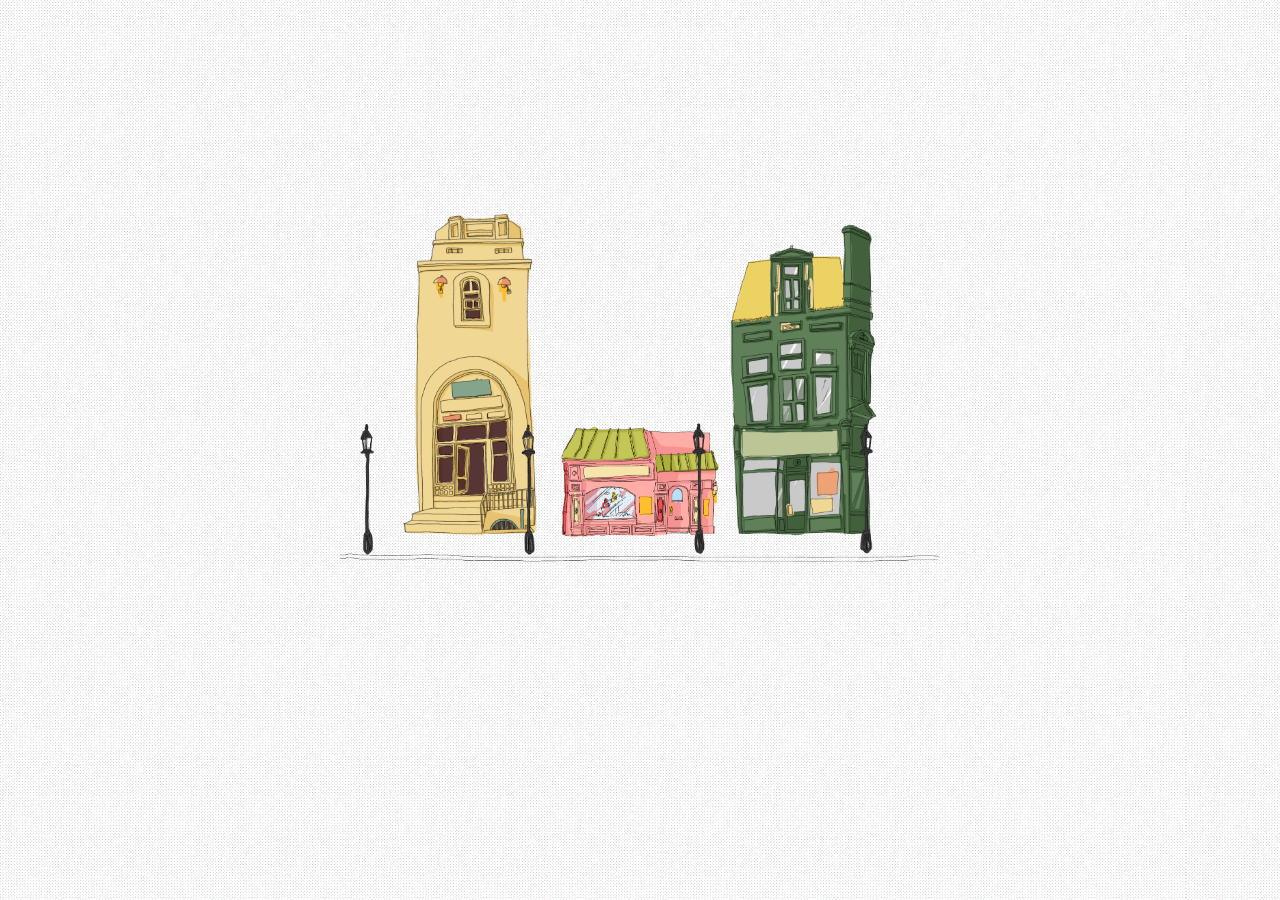
<file: index.html>
<!DOCTYPE html>
<html lang="en">
<head>
  <meta charset="UTF-8">
  <meta name="viewport" content="width=device-width, initial-scale=1.0">
  <meta http-equiv="X-UA-Compatible" content="ie=edge">
  <title>Document</title>
  <link rel="stylesheet" href="css/style.css">
  <link rel="preconnect" href="https://fonts.googleapis.com">
  <link rel="preconnect" href="https://fonts.gstatic.com" crossorigin>
  <link href="https://fonts.googleapis.com/css2?family=IBM+Plex+Sans+KR:wght@100;300;500;700&display=swap" rel="stylesheet">
</head>
<body>
  <!--<div class="MAINTEXT">
    <strong>OONSOY STORE</strong>
  </div>-->

  <div class="MAIN">
    <div class="aimg">
      <img src="img/mainstore.png" alt="">
    </div>
    <div class="bimg">
      <a href="Lobby.html"><img src="img/as.png" data-transition="flip"></a>
    </div>
  </div>



</body>
</html>
</file>
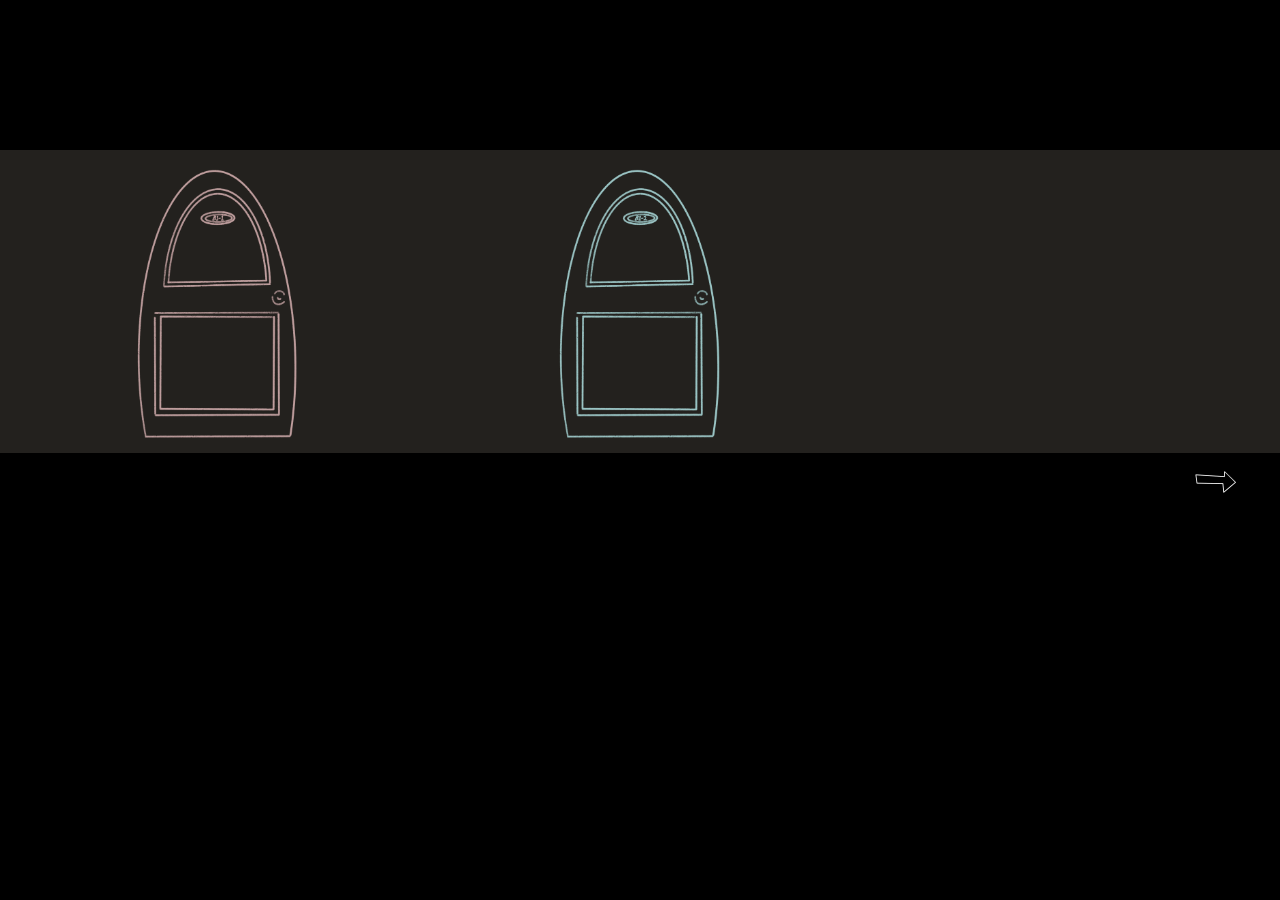
<file: B1_hallway.html>
<!DOCTYPE html>
<html lang="en">
<head>
  <meta charset="UTF-8">
  <meta name="viewport" content="width=device-width, initial-scale=1.0">
  <meta http-equiv="X-UA-Compatible" content="ie=edge">
  <title>Document</title>
  <link rel="stylesheet" href="css/B1_hallway.css">
  <style media="screen">
    .gotoe{
      width: 10%; height: auto;
      position: fixed;
      top: 50%; right: 0px;
      text-align: center;
    }
  </style>
</head>

<body>
  <div class="container">
    <ul>
      <li>
        <a href="office.html"><img src="img/B1_1.png" class="img1" alt=""></a>
      </li>

      <li>
        <a href="studio.html"><img src="img/B1_2.png" class="img2" alt=""></a>
      </li>

      <li>
      </li>
    </ul>
      <a href="Elevator2.html" class="gotoe"> <img src="img/gotoe.png" id="sign"> </a>
  </div>


</div>
</body>
</html>
</file>
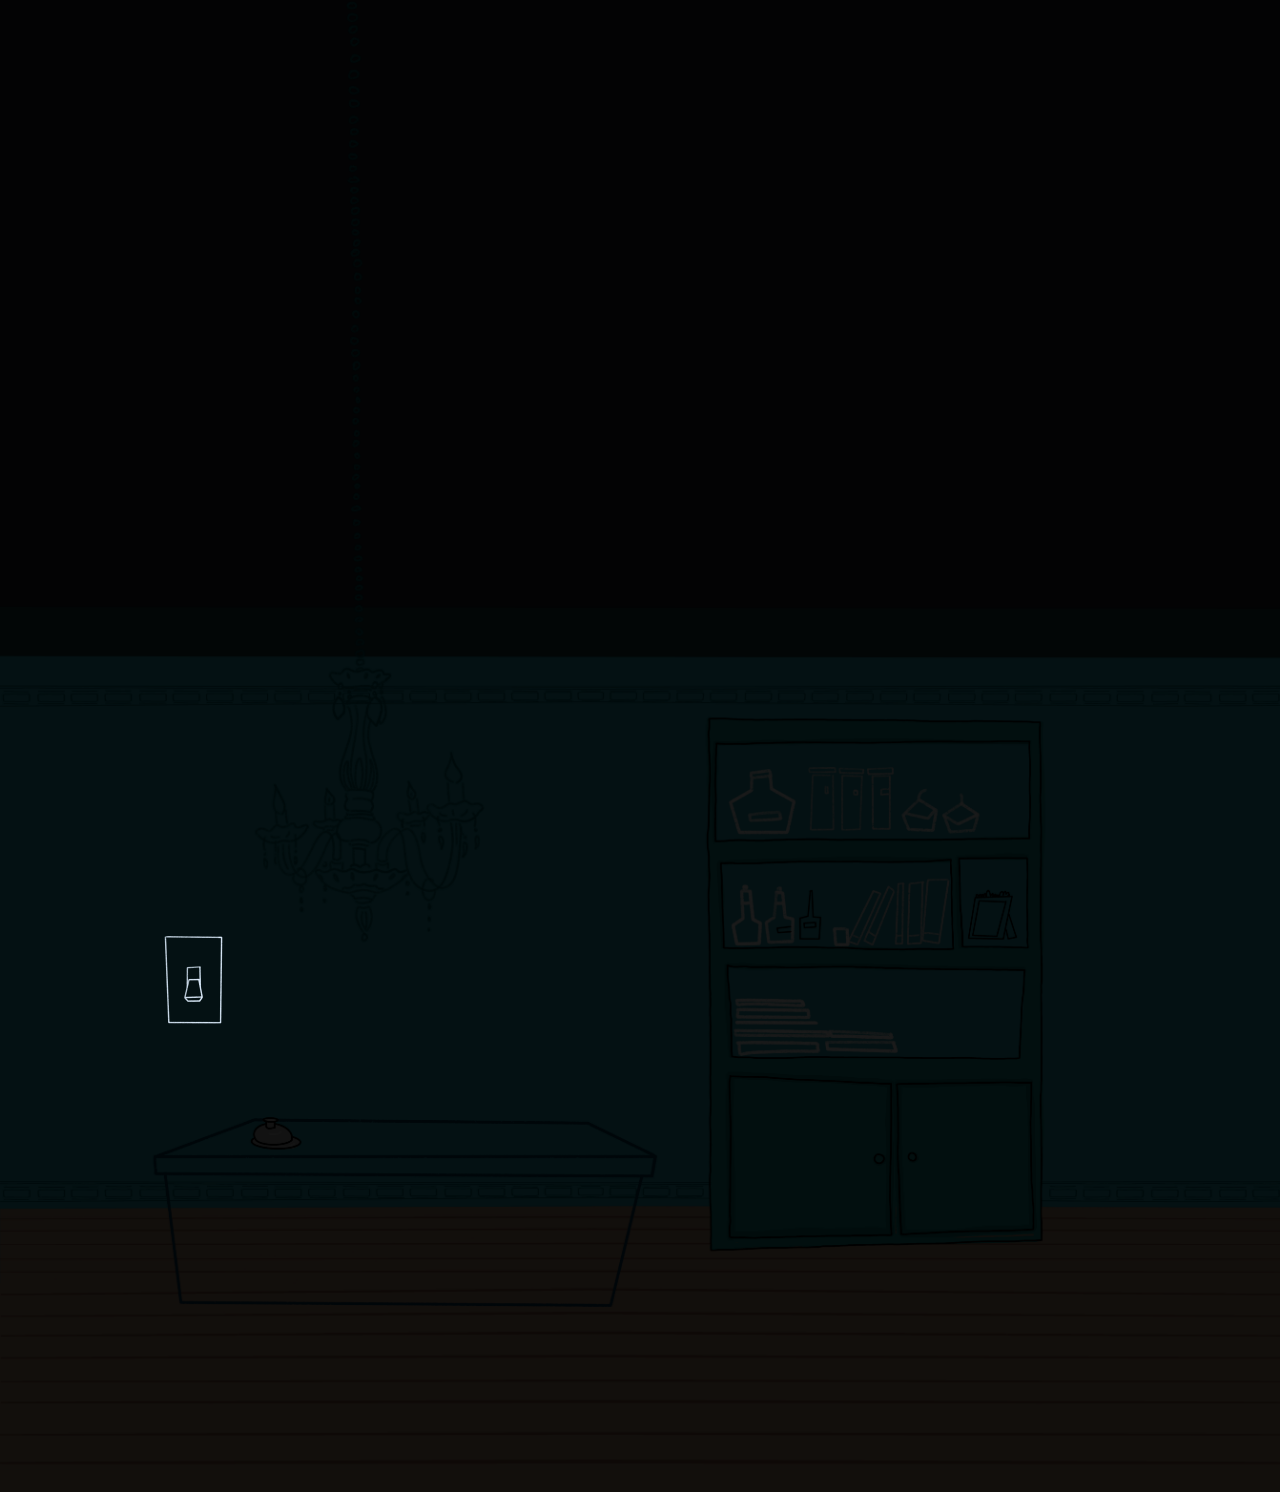
<file: B3_2.html>
<!DOCTYPE html>
<html lang="en">
<head>
  <meta charset="UTF-8">
  <meta name="viewport" content="width=device-width, initial-scale=1.0">
  <meta http-equiv="X-UA-Compatible" content="ie=edge">
  <title>Document</title>
  <link rel="stylesheet" href="css/B3_2.css">
</head>
<body>

    <div class="main"><img src="img/B3_2Off.png" id="Mimg">
      <img onclick="ChangeColor(1)" src="img/off.png" id="Simg">
      <a href="B3_hallway.html"><img src="img/sign.png" id="exit"></a>
    </div>

    <script type="text/javascript">function

      ChangeColor(t){   
      if( t == 1 ){               
      document.getElementById('Simg').src = "img/on.png";
      document.getElementById('Mimg').src = "img/B3_2ON.png";}
      else {       
      document.getElementById('Simg').src = "img/off.png"; }
    }
    </script>

</body>
</html>
</file>
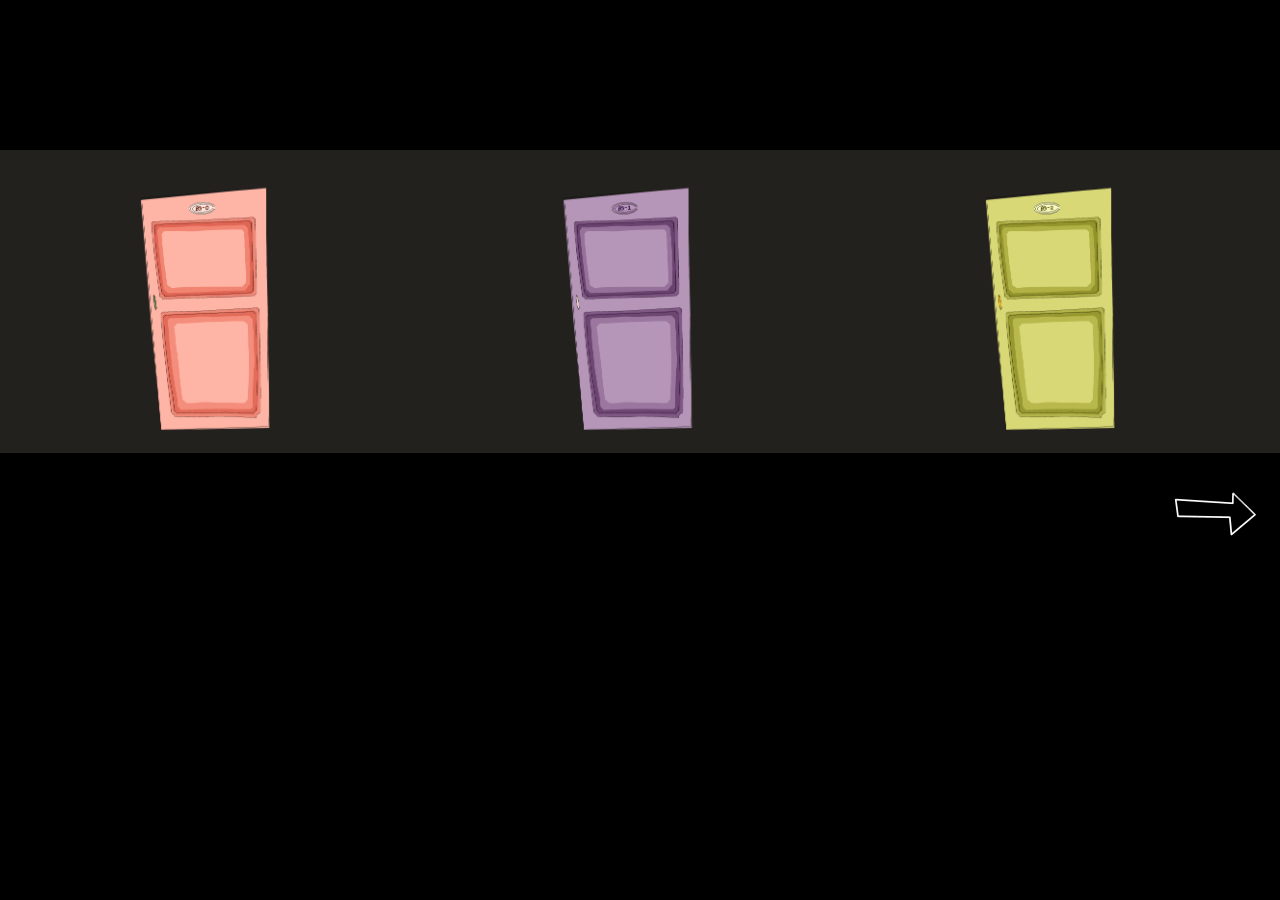
<file: B3_hallway.html>
<!DOCTYPE html>
<html lang="en">
<head>
  <meta charset="UTF-8">
  <meta name="viewport" content="width=device-width, initial-scale=1.0">
  <meta http-equiv="X-UA-Compatible" content="ie=edge">
  <title>Document</title>
  <link rel="stylesheet" href="css/B3_hallway.css">
<style media="screen">
.gotoe{
  width: 10%; height: auto;
  position: fixed;
  top: 50%; right: 0px;
  text-align: center;
}
</style>
</head>

<body>
  <div class="container">
    <ul>
      <li>
        <a href="shop.html"><img src="img/B3-0.png" class="img 1" alt=""></a>
      </li>

      <li>
        <a href="B3_2.html"><img src="img/B3-1.png" class="img 2" alt=""></a>
      </li>

      <li>
        <a href="stairs.html"><img src="img/B3-2.png" class="tran" alt=""></a>
      </li>
    </ul>
    <a href="Elevator2.html" class="gotoe"> <img src="img/gotoe.png" id="sign"> </a>
  </div>


</div>
</body>
</html>
</file>
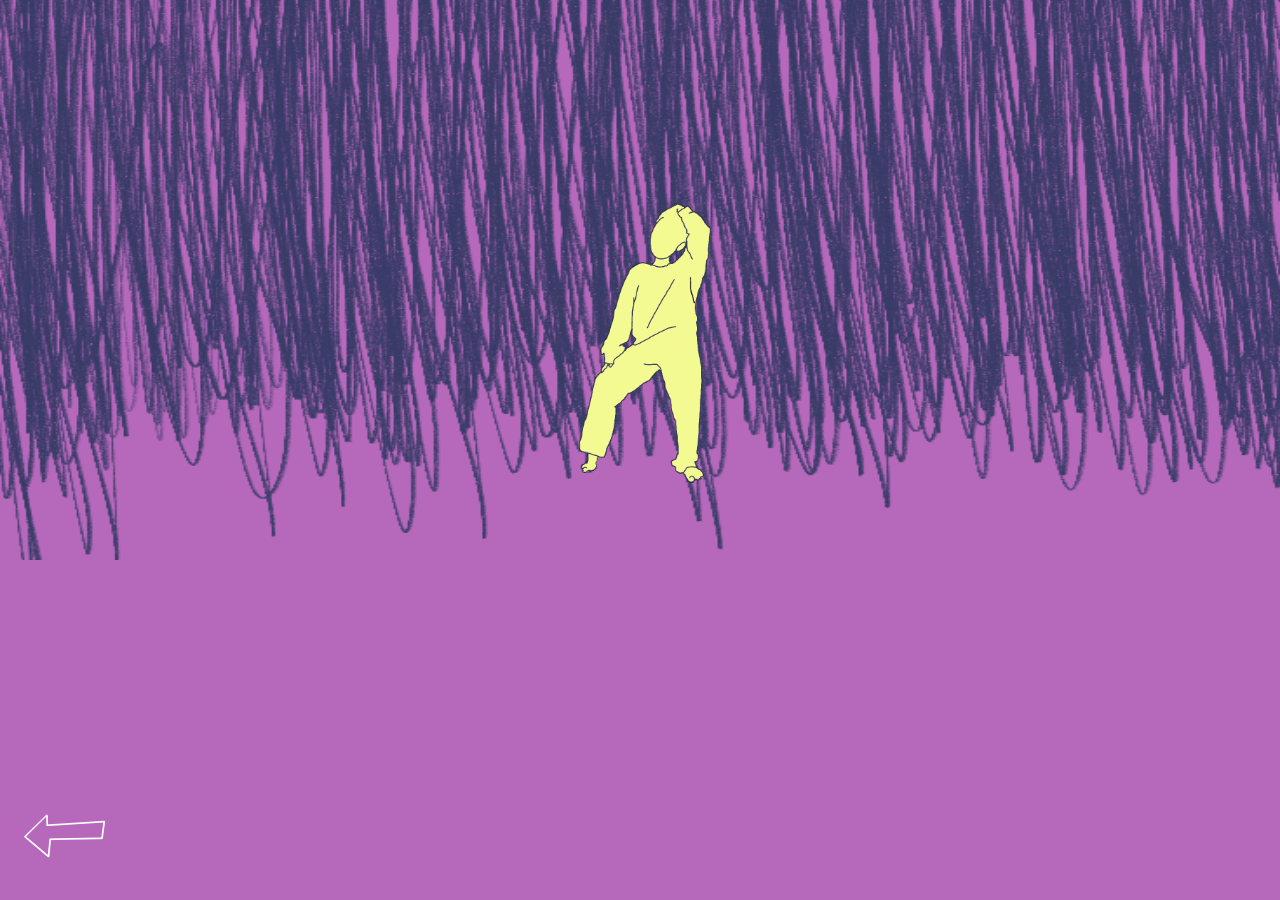
<file: dance.html>
<!DOCTYPE html>
<html lang="en">
<head>
  <meta charset="UTF-8">
  <meta name="viewport" content="width=device-width, initial-scale=1.0">
  <meta http-equiv="X-UA-Compatible" content="ie=edge">
  <title>Document</title>
  <style media="screen">
  {border: 1px solid black;}

  body {background-color: #b668bb;}

  .main {
    background-image: url("img/cutton.png");
    background-repeat: no-repeat;
    background-size: 100% 80%;
    background-position: top;
    justify-content: center;
    width: 100%; height:700px;

    position: absolute;
    left: 0px;right: 0px;top: 0px;

    text-align: center;
  }

  .gotoe{
    width: 10%; height: auto;
    position: fixed;
    bottom:0%; left: 0px;
    text-align: center;
  }
  #dance{
    width: 20%;
    position: fixed;top: 5%;left: 40%;
  }

  @media screen and (max-width: 850px){
    #dance{
      width: 40%;
      position: fixed;top: 15%;left: 30%;
    }
  }
  </style>

</head>

<body>

<div class="main">
    <img src="img/dance.gif" id="dance">
  <a href="Elevator2.html"> <img src="img/sign.png" class="gotoe"> </a>
 </div>

</body>
</html>
</file>
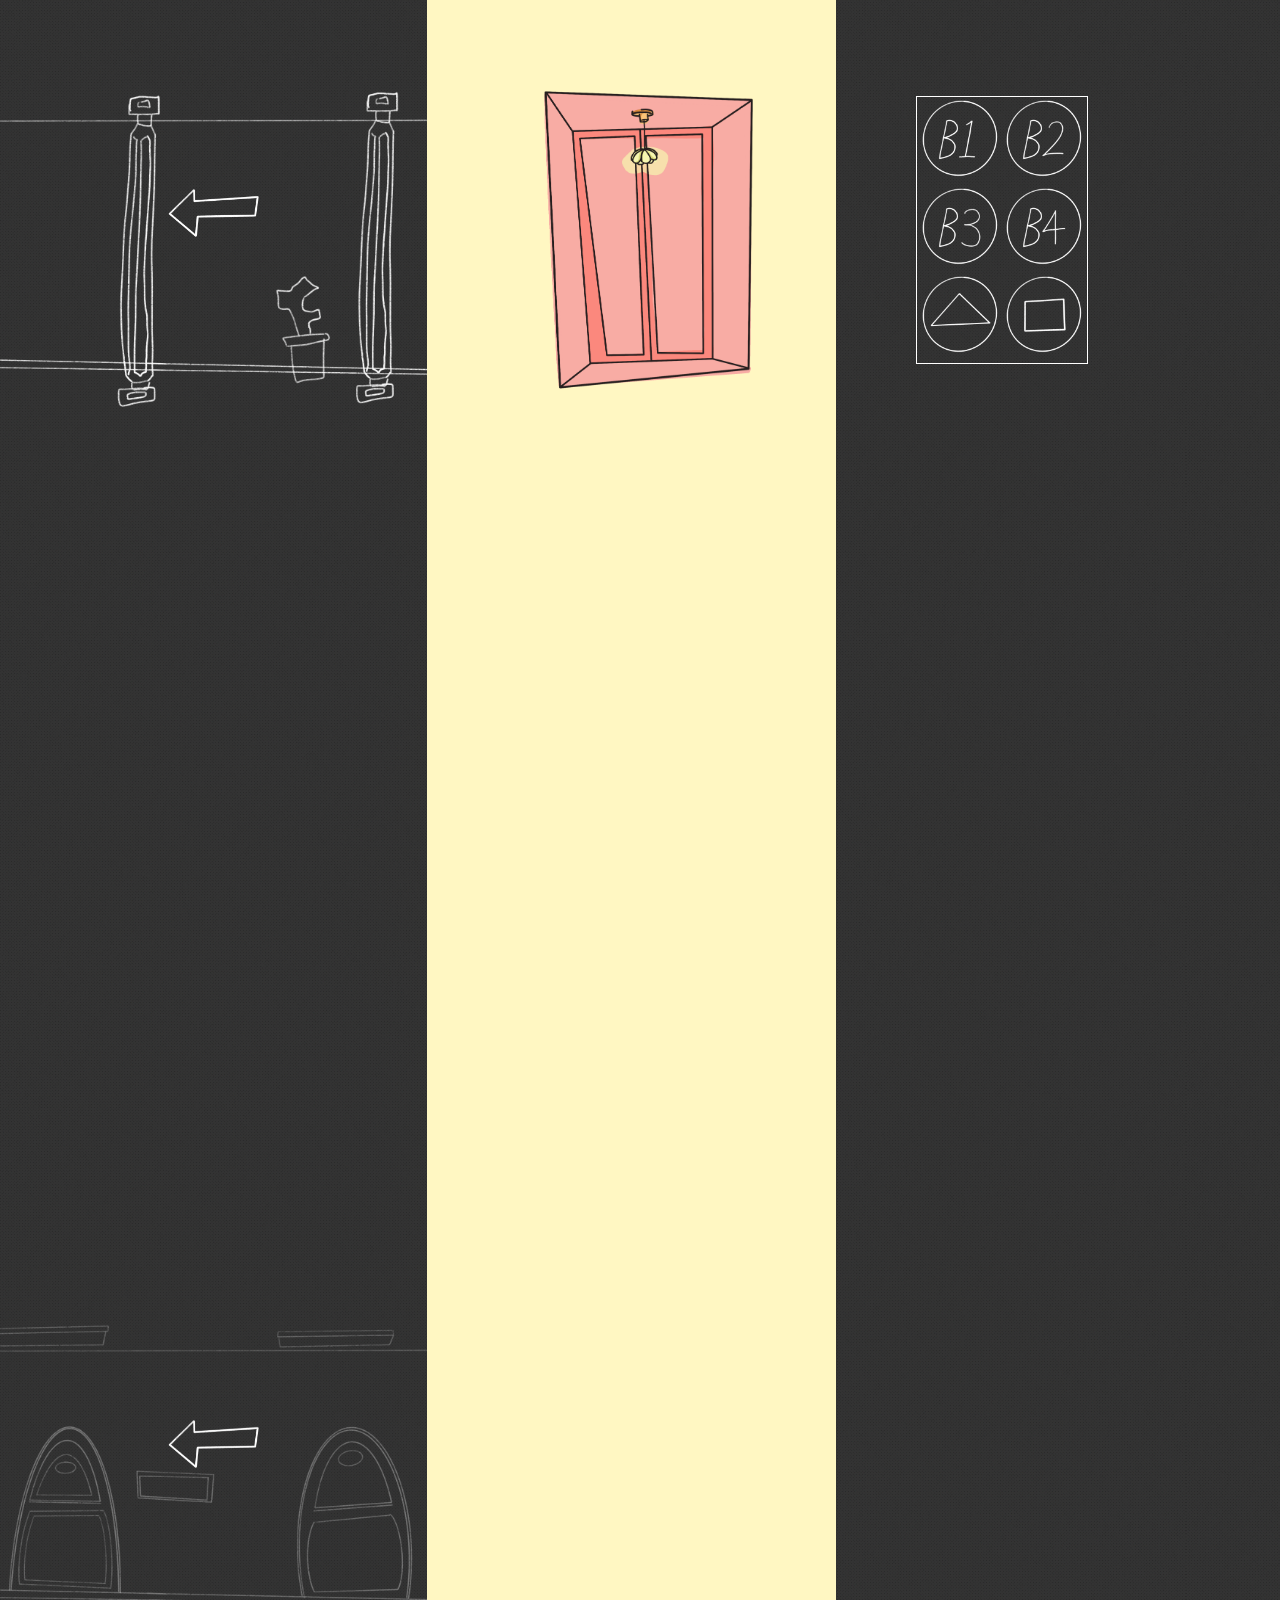
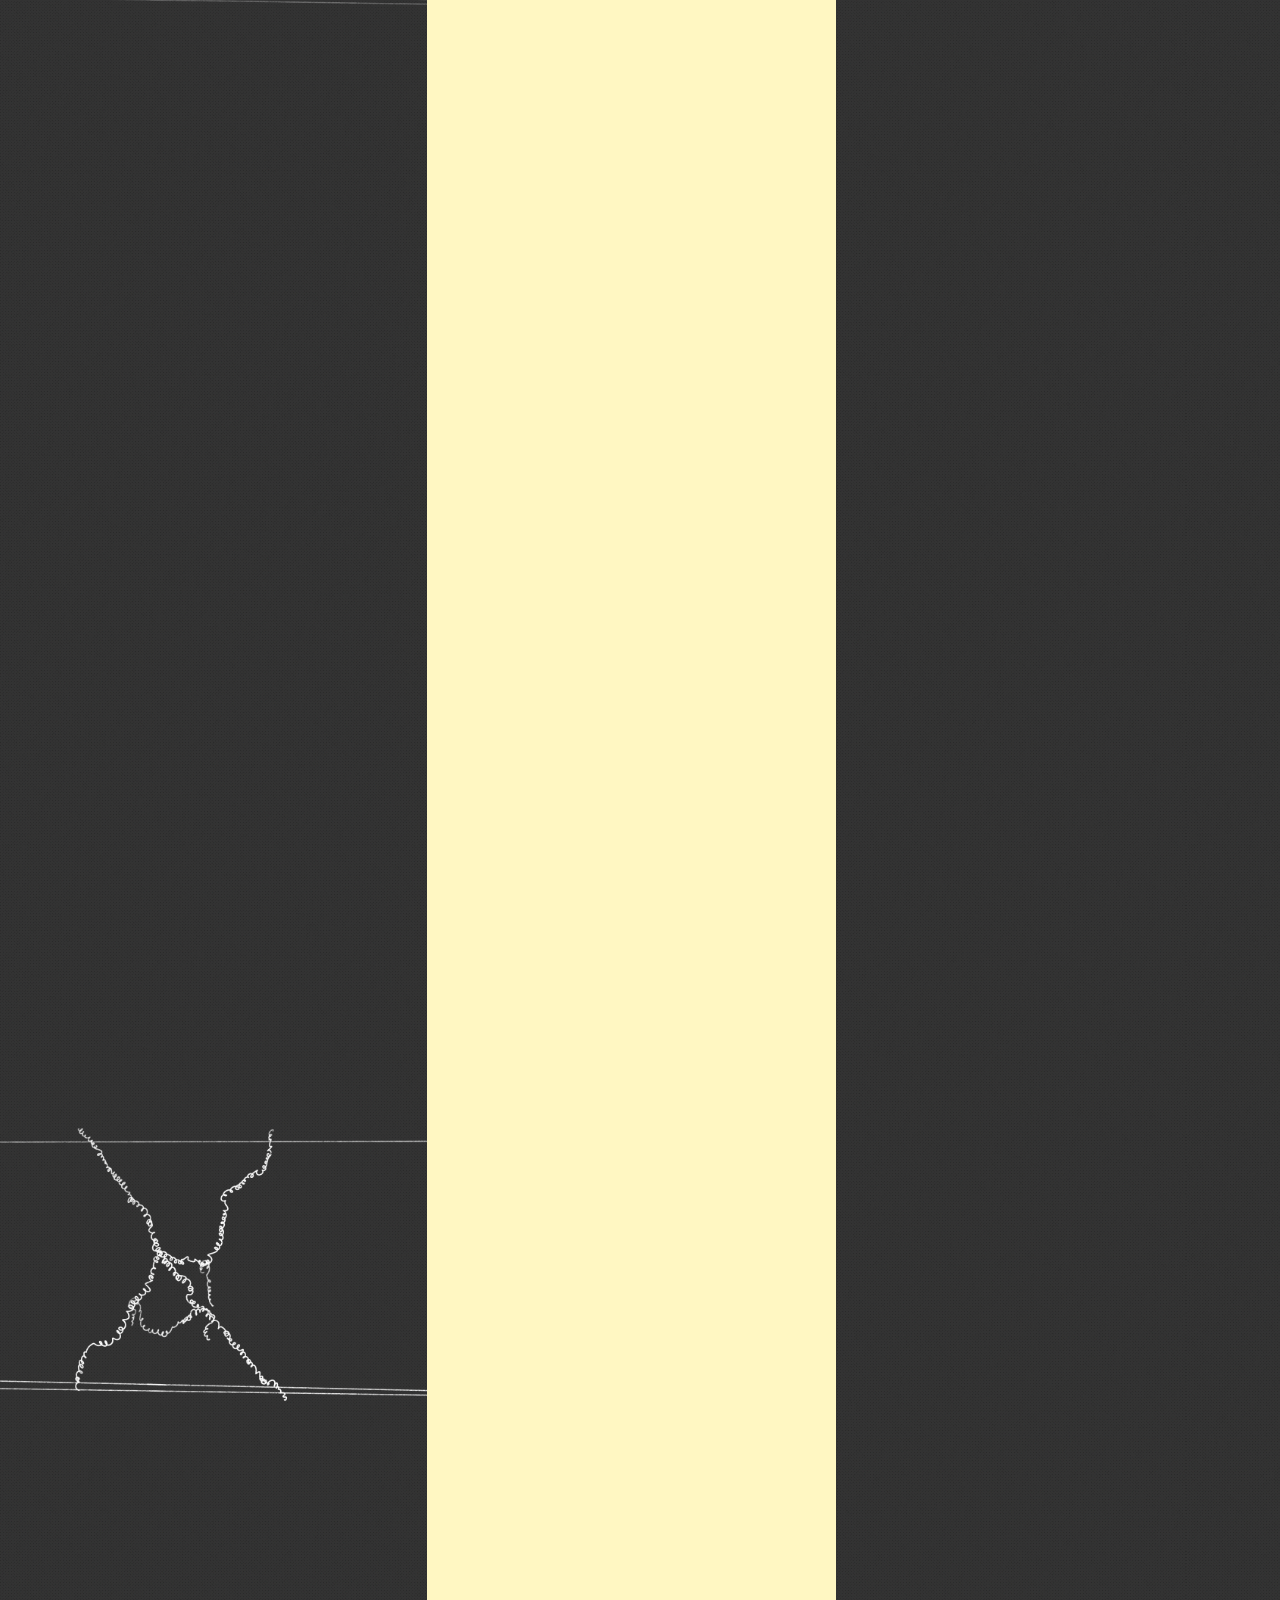
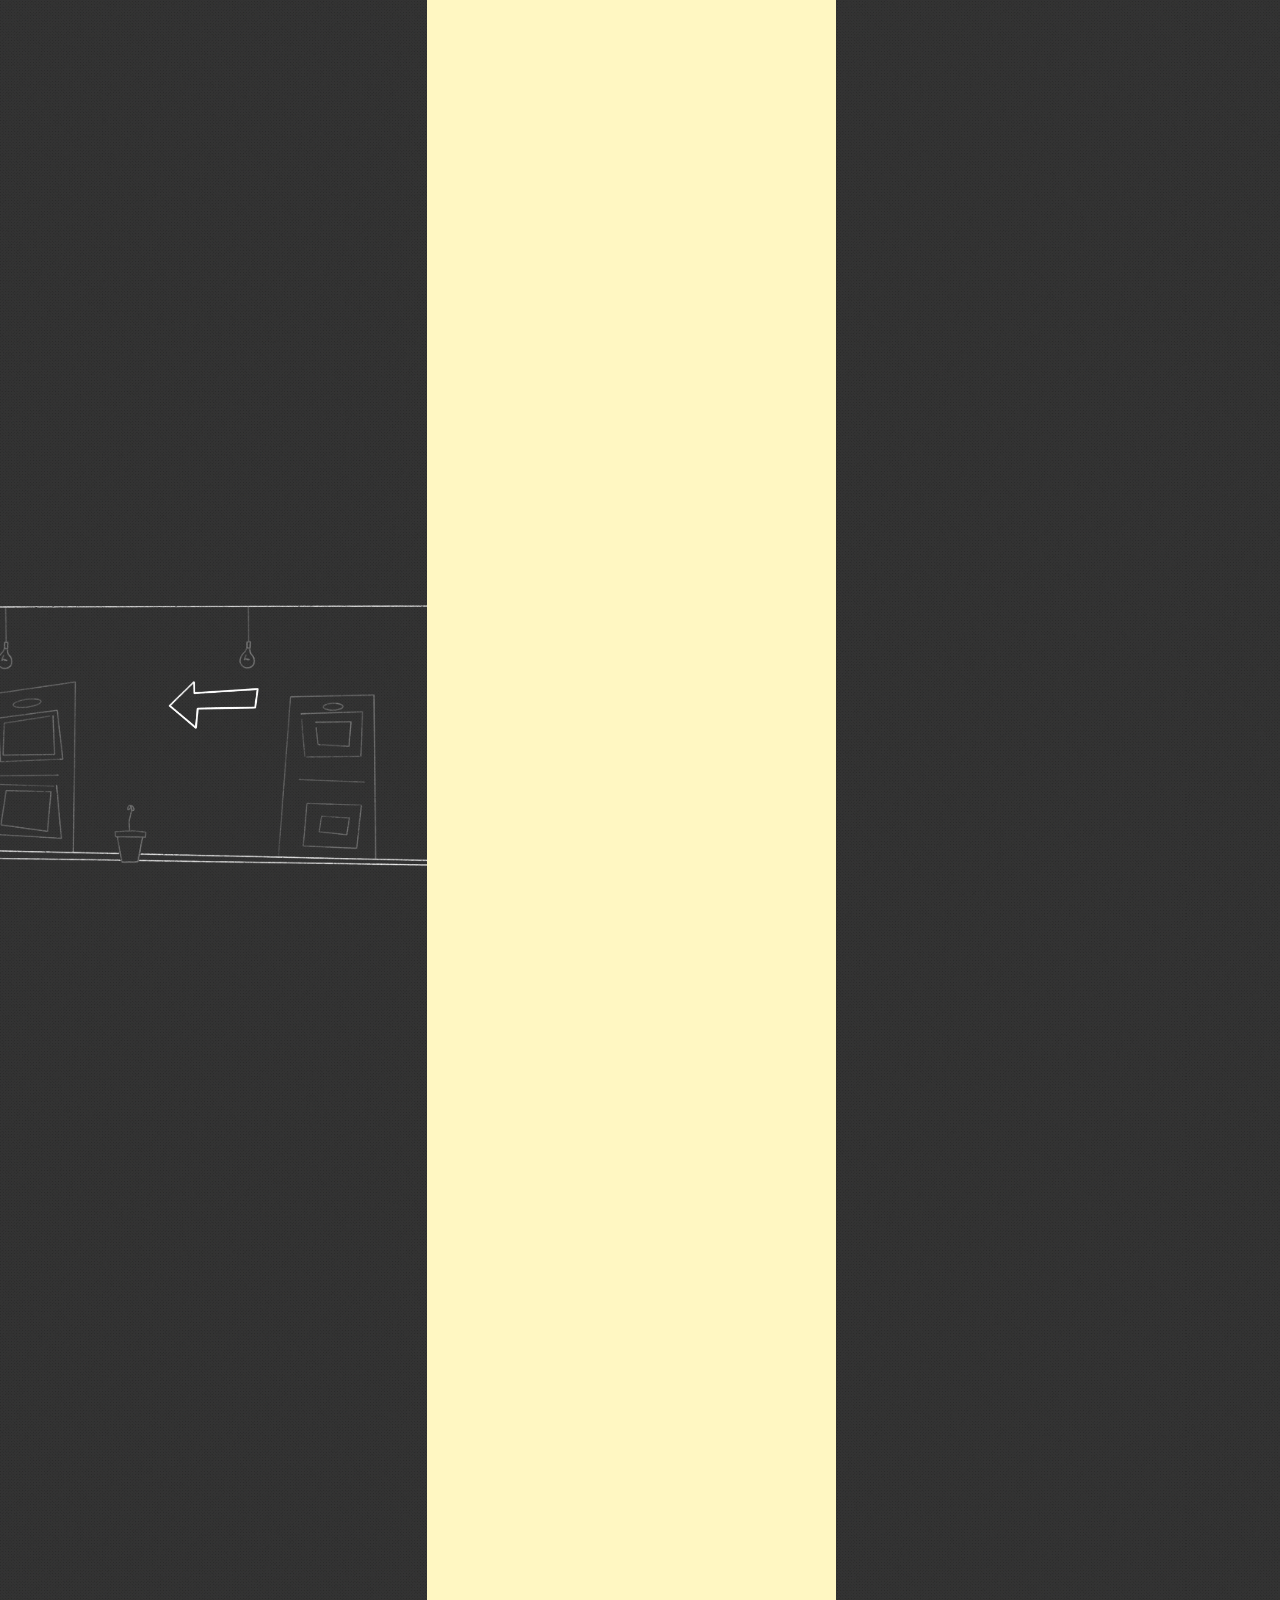
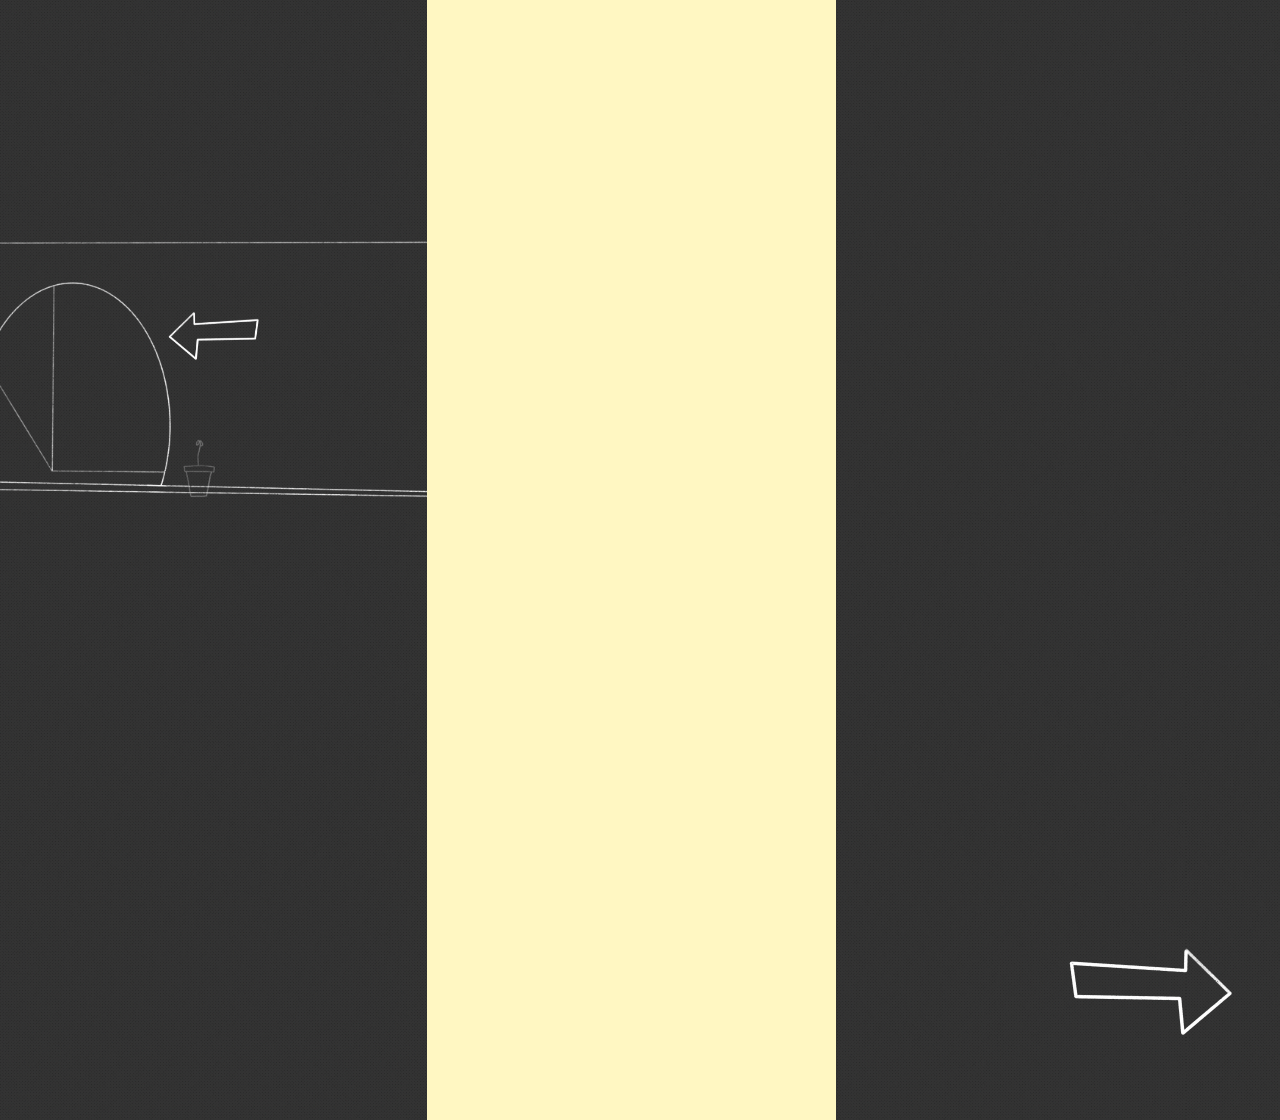
<file: Elevator2.html>
<!DOCTYPE html>
<html lang="en">
<head>
  <meta charset="UTF-8">
  <meta name="viewport" content="width=device-width, initial-scale=1.0">
  <meta http-equiv="X-UA-Compatible" content="ie=edge">
  <title>Document</title>
  <link rel="stylesheet" href="css/Elevator2.css">
  <style media="screen">
  #Exit {
  position: absolute;
  bottom: 0; right: 0px;
  opacity: 1;
  width: 20%; height: auto;
  }
  </style>
</head>
<body>
<div class="container">
  <div id="Elevator">
    <img src="img/Elevator.png" alt="Elevator" id="Eimg">
    <div id="button">
      <table>
        <tr>
          <td><a href="#B1"><img src="img/button/B1.png" class="button">
          </a> </td>
          <td><a href="#B2"><img src="img/button/B2.png" class="button">
          </a> </td>
        </tr>

        <tr>
          <td><a href="#B3"><img src="img/button/B3.png" class="button">
          </a> </td>
          <td><a href="#B4"><img src="img/button/B4.png" class="button">
          </a> </td>
        </tr>

        <tr>
          <td><a href="#"><img src="img/button/top.png" class="button">
          </a> </td>
          <td><a href="index3.html"><img src="img/button/out.png" class="button">
          </a> </td>
        </tr>

      </table>
    </div>
  </div>

  <div id="Left">
    <div class="hallway" id="top">
      <a href="Lobby.html"><img src="img/sign.png" class="sign"></a>
    </div>

    <div class="hallway" id="B1">
      <a href="B1_hallway.html"><img src="img/sign.png" class="sign"></a>
    </div>

    <div class="hallway" id="B2">
      <img src="img/sign.png" class="sign" id="block">
    </div>

    <div class="hallway" id="B3">
      <a href="B3_hallway.html"><img src="img/sign.png" class="sign"></a>
    </div>

    <div class="hallway" id="B4">
      <a href="last.html"><img src="img/sign.png" class="sign"></a>
    </div>
  </div>

  <div id="Middle">
  </div>

  <div id="Right">
    <a href="dance.html"><img src="img/gotoe.png" id="Exit"></a>
  </div>
</div>


</body>
</html>
</file>
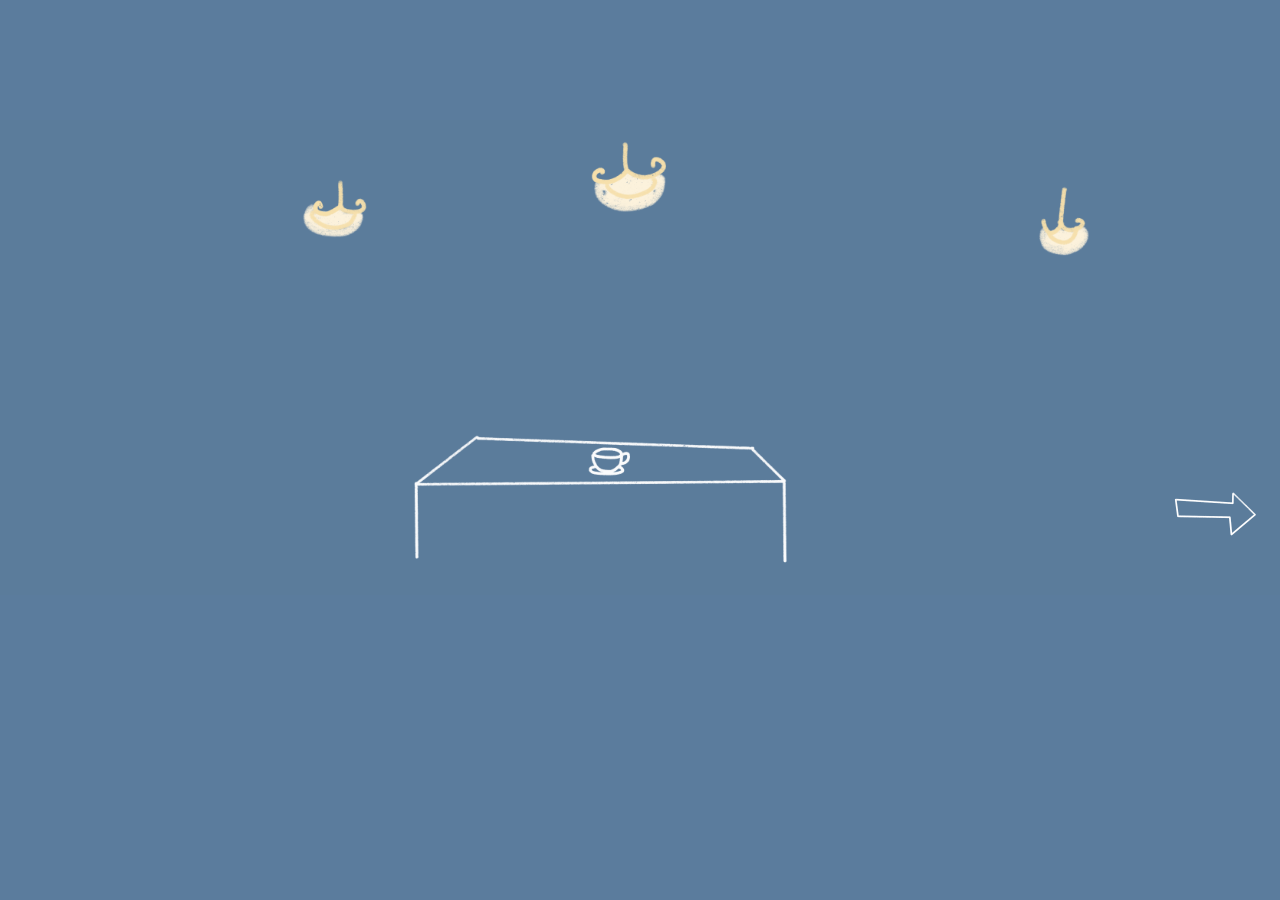
<file: last.html>
<!DOCTYPE html>
<html lang="en">
<head>
  <meta charset="UTF-8">
  <meta name="viewport" content="width=device-width, initial-scale=1.0">
  <meta http-equiv="X-UA-Compatible" content="ie=edge">
  <title>Document</title>
  <style media="screen">
  {border: 1px solid black;}

  body {background-color: #5b7c9d;}

  .main {
    background-image: url('img/last.gif');
    background-repeat: no-repeat;
    background-size: 110%;
    margin-top : 50px;
    background-position: center center;
    justify-content: center;
    width: 100%; height:600px;

    position: absolute;
    left: 0px;right: 0px;
  }

  .Mimg {
    width: 12%; height: auto;
    right: 10%; top: 42%;
    position: absolute;
    opacity: 0.2;
  }

  #swim {
  position: absolute;
  bottom: 28%; left: 46%;
  opacity: 0;
  width: 3%; height: 20%;
  }

  .Mimg:hover {opacity: 1;}


  .gotoe{
    width: 10%; height: auto;
    position: fixed;
    top: 50%; right: 0px;
    text-align: center;
  }
  </style>

</head>

<body>

<div class="main">
  <a href="swim.html"> <img src="img/sign.png" id="swim"> </a>
  <a href="Elevator2.html"> <img src="img/gotoe.png" class="gotoe"> </a>
 </div>

</body>
</html>
</file>
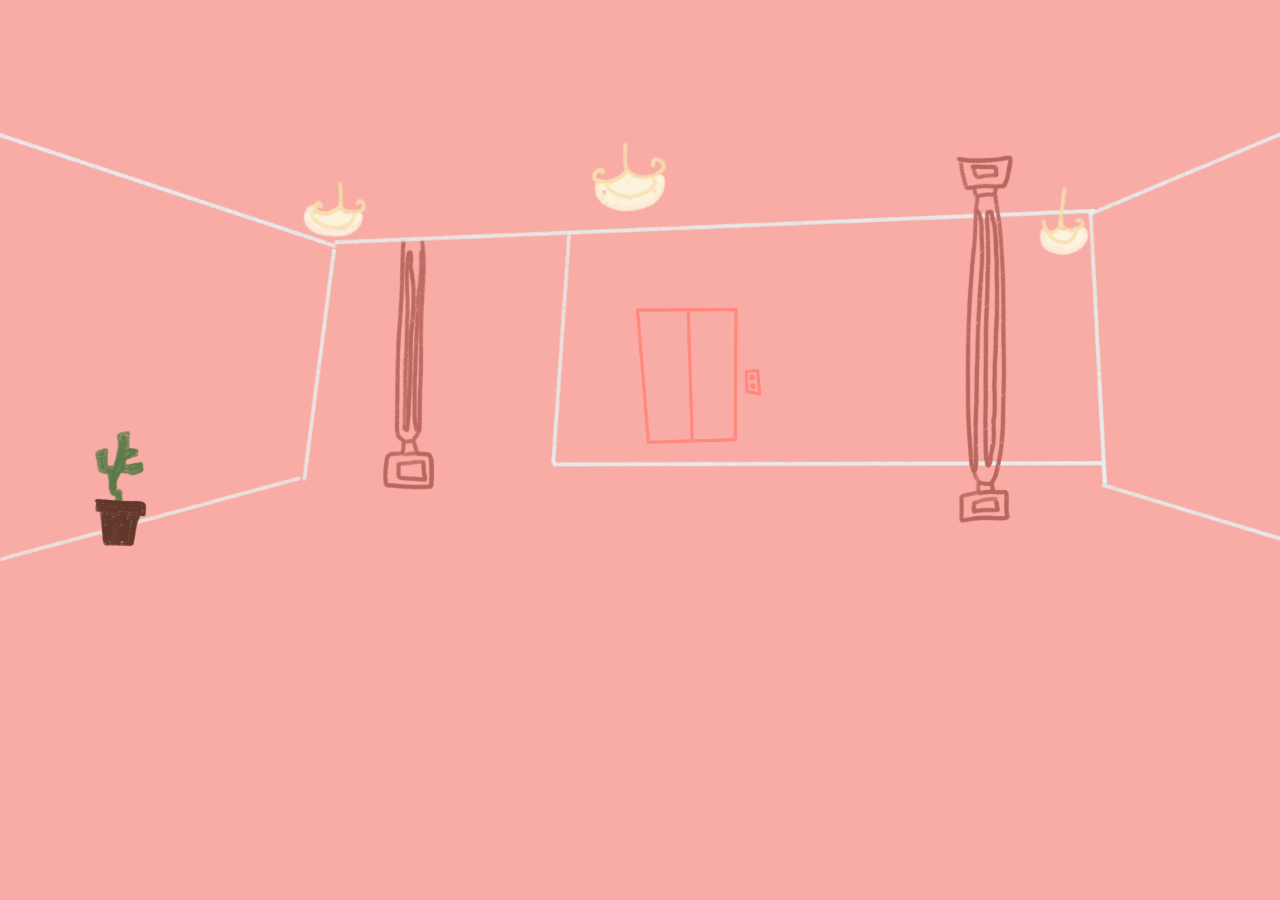
<file: Lobby.html>
<!DOCTYPE html>
<html lang="en">
<head>
  <meta charset="UTF-8">
  <meta name="viewport" content="width=device-width, initial-scale=1.0">
  <meta http-equiv="X-UA-Compatible" content="ie=edge">
  <title>Document</title>
  <link rel="stylesheet" href="css/Lobby.css">
</head>
<body>


  <div class="main">  <a href="Elevator2.html"><img src="img/Lobby_E.png" id="Mimg"></a></div>

</body>
</html>
</file>
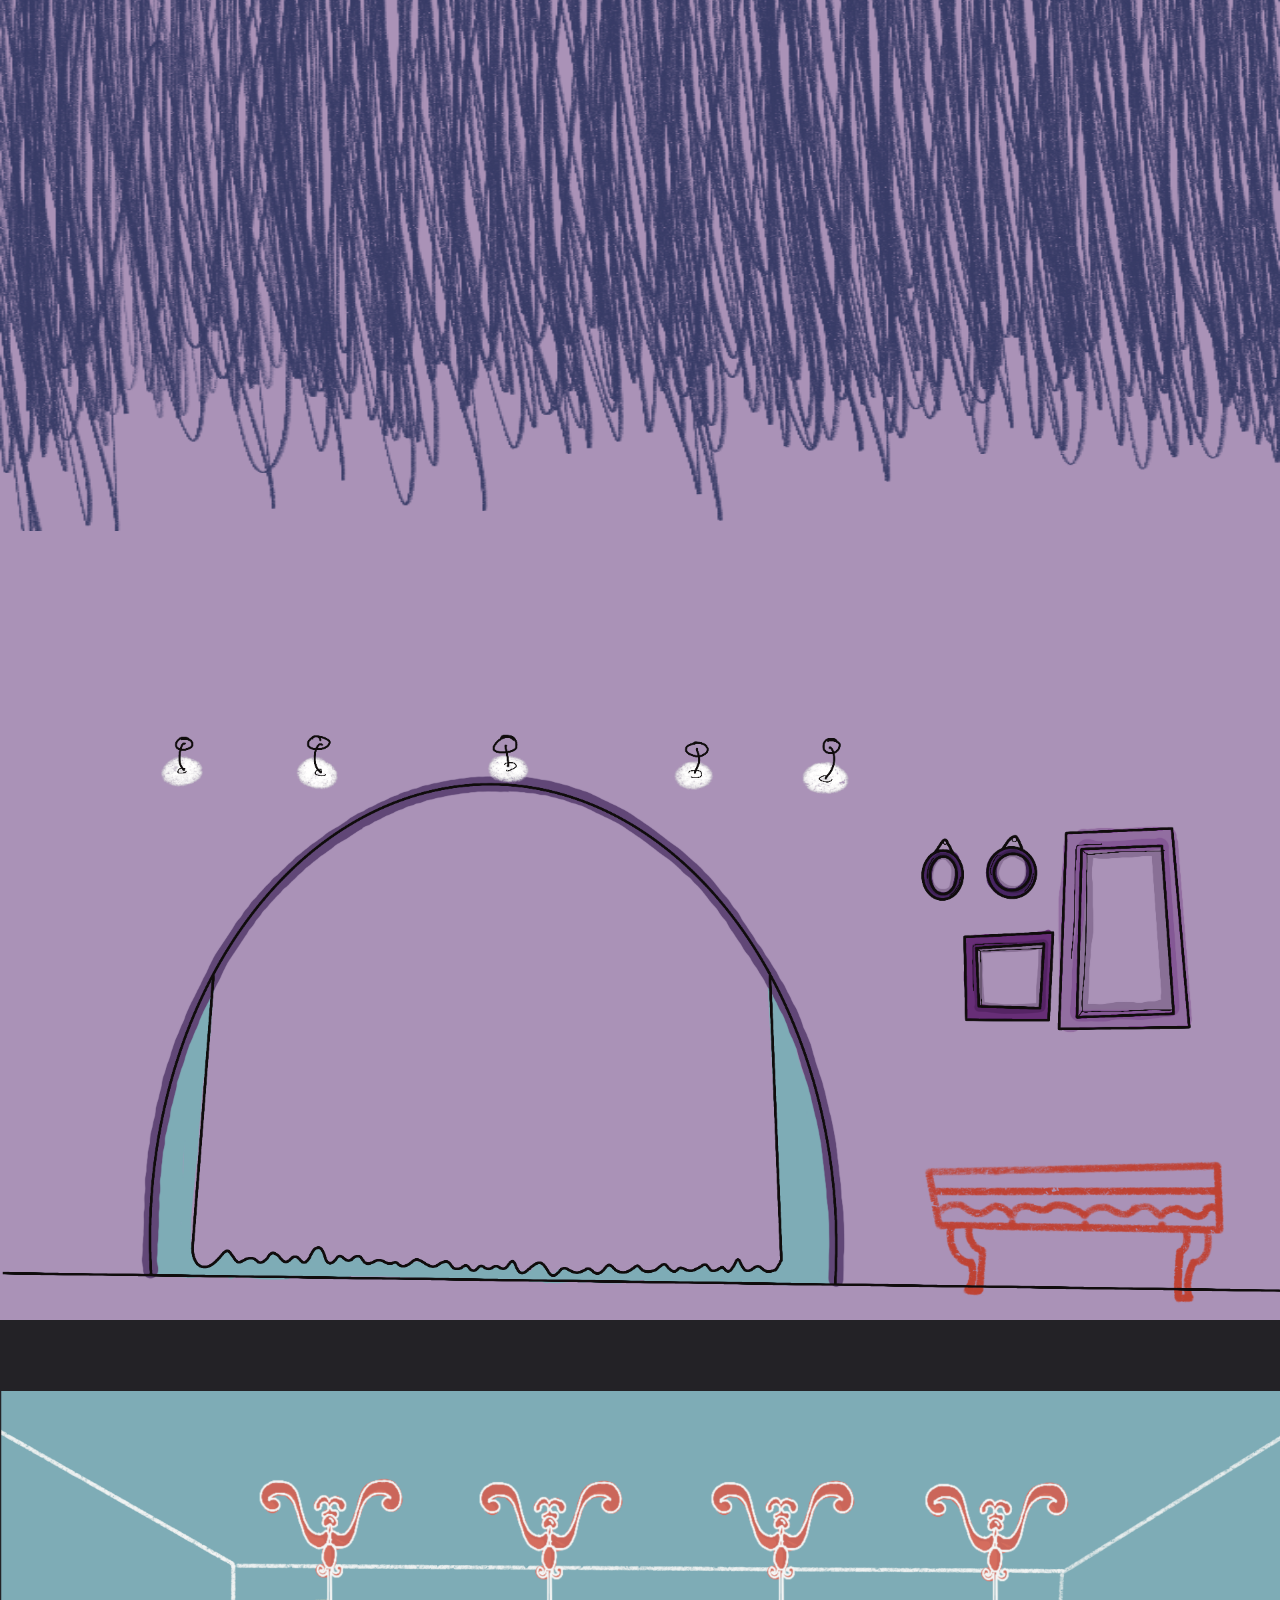
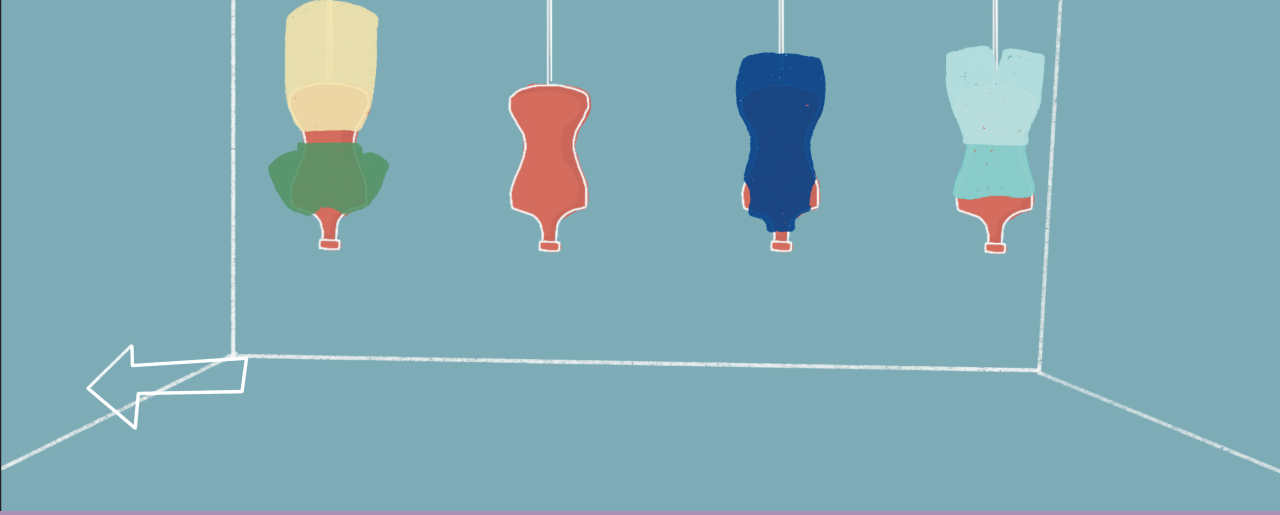
<file: shop.html>
<!DOCTYPE html>
<html lang="en">
<head>
  <meta charset="UTF-8">
  <meta name="viewport" content="width=device-width, initial-scale=1.0">
  <meta http-equiv="X-UA-Compatible" content="ie=edge">
  <title>Document</title>
<style media="screen">

    body{background-color:#aa92b7;}

    .main {
      width: 100%;
      position: absolute; left: 0px; top: 600px;
     }

      img {width: 100%;}

      #Exit {
      position: absolute;
      bottom: 0; left: 3%;
      opacity: 1;
      width: 20%; height: auto;
      }

      .cutton{
        background-image: url("img/cutton.png");
        background-size: 100% 90%;
        background-repeat: no-repeat;
        background-position:top;
        width: 100%; height: 590px;
        position: absolute;top: 0px; left: 0px;
      }


</style>
</head>
<body>
  <div class="cutton">
  </div>
  <div class="main">
    <img src="img/shop.png" alt="">
    <a href="B3_hallway.html"><img src="img/sign.png" id="Exit"></a>
  </div>

</body>
</html>
</file>
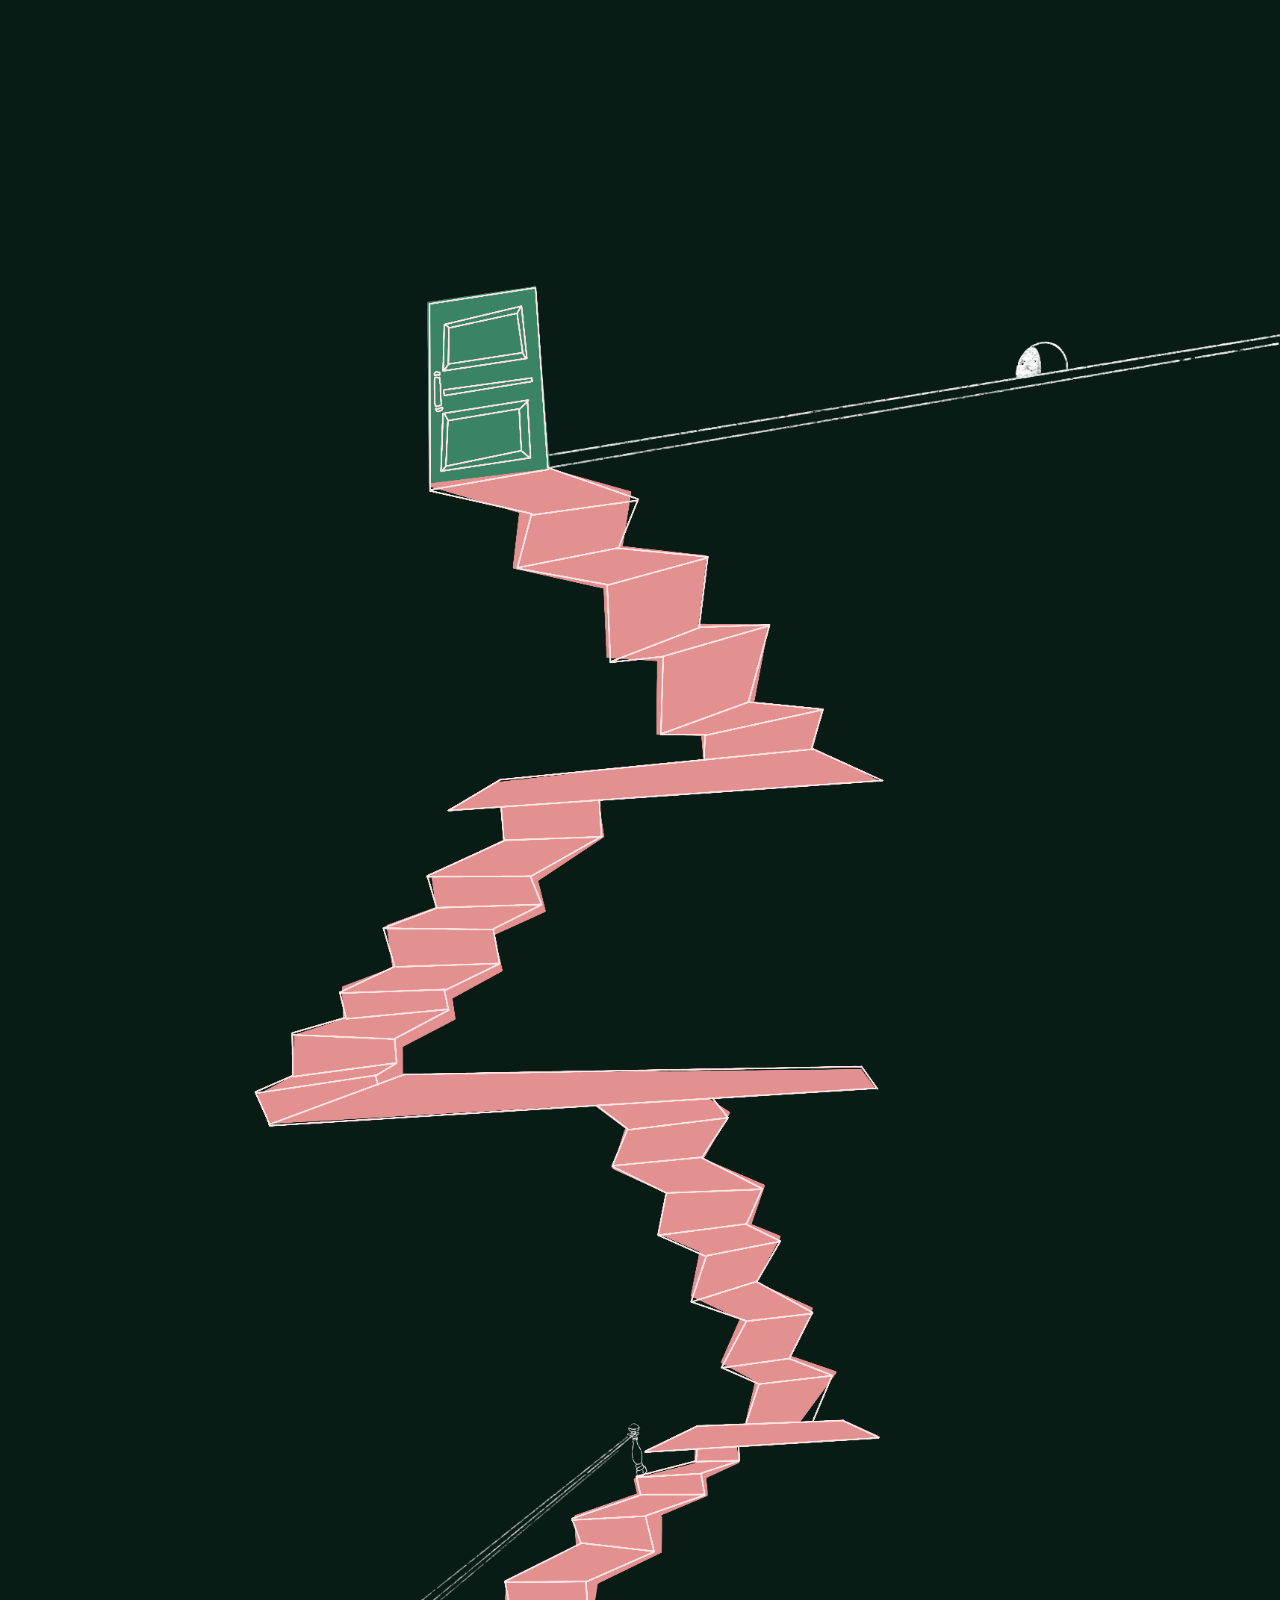
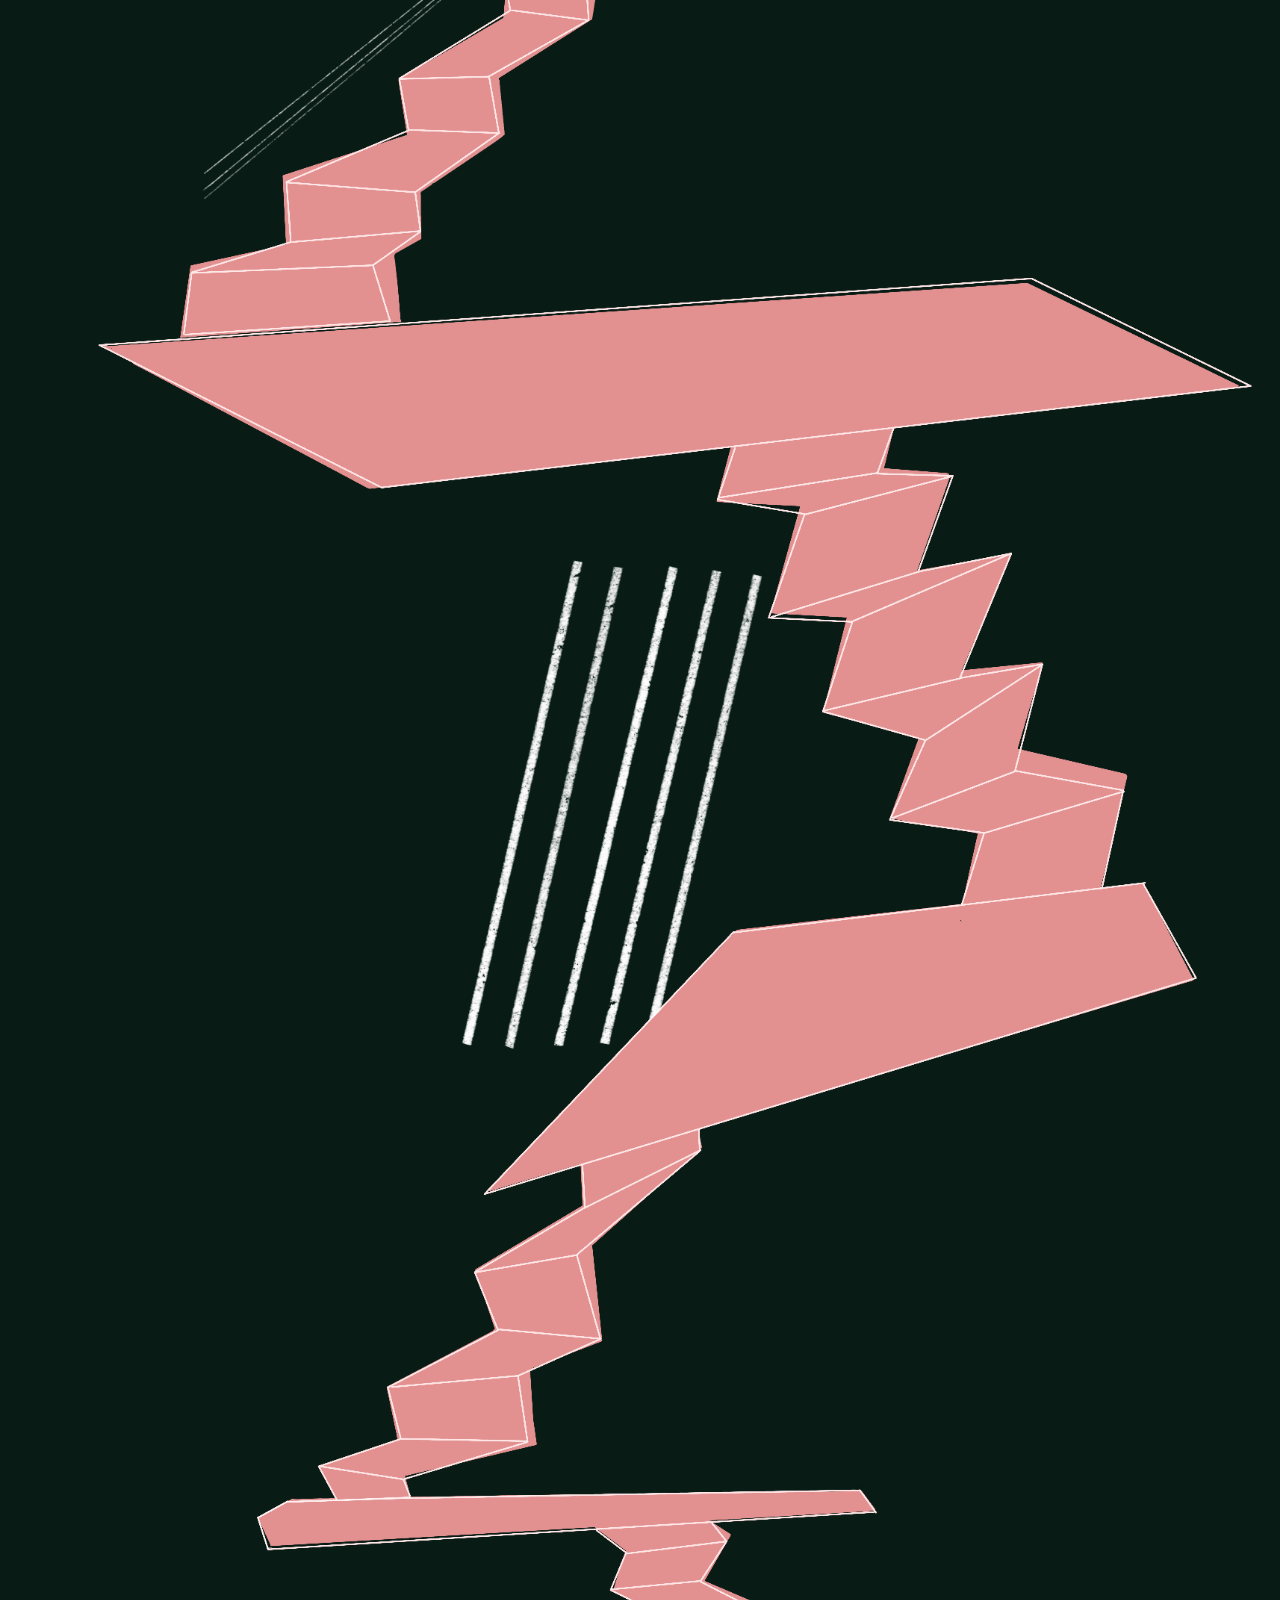
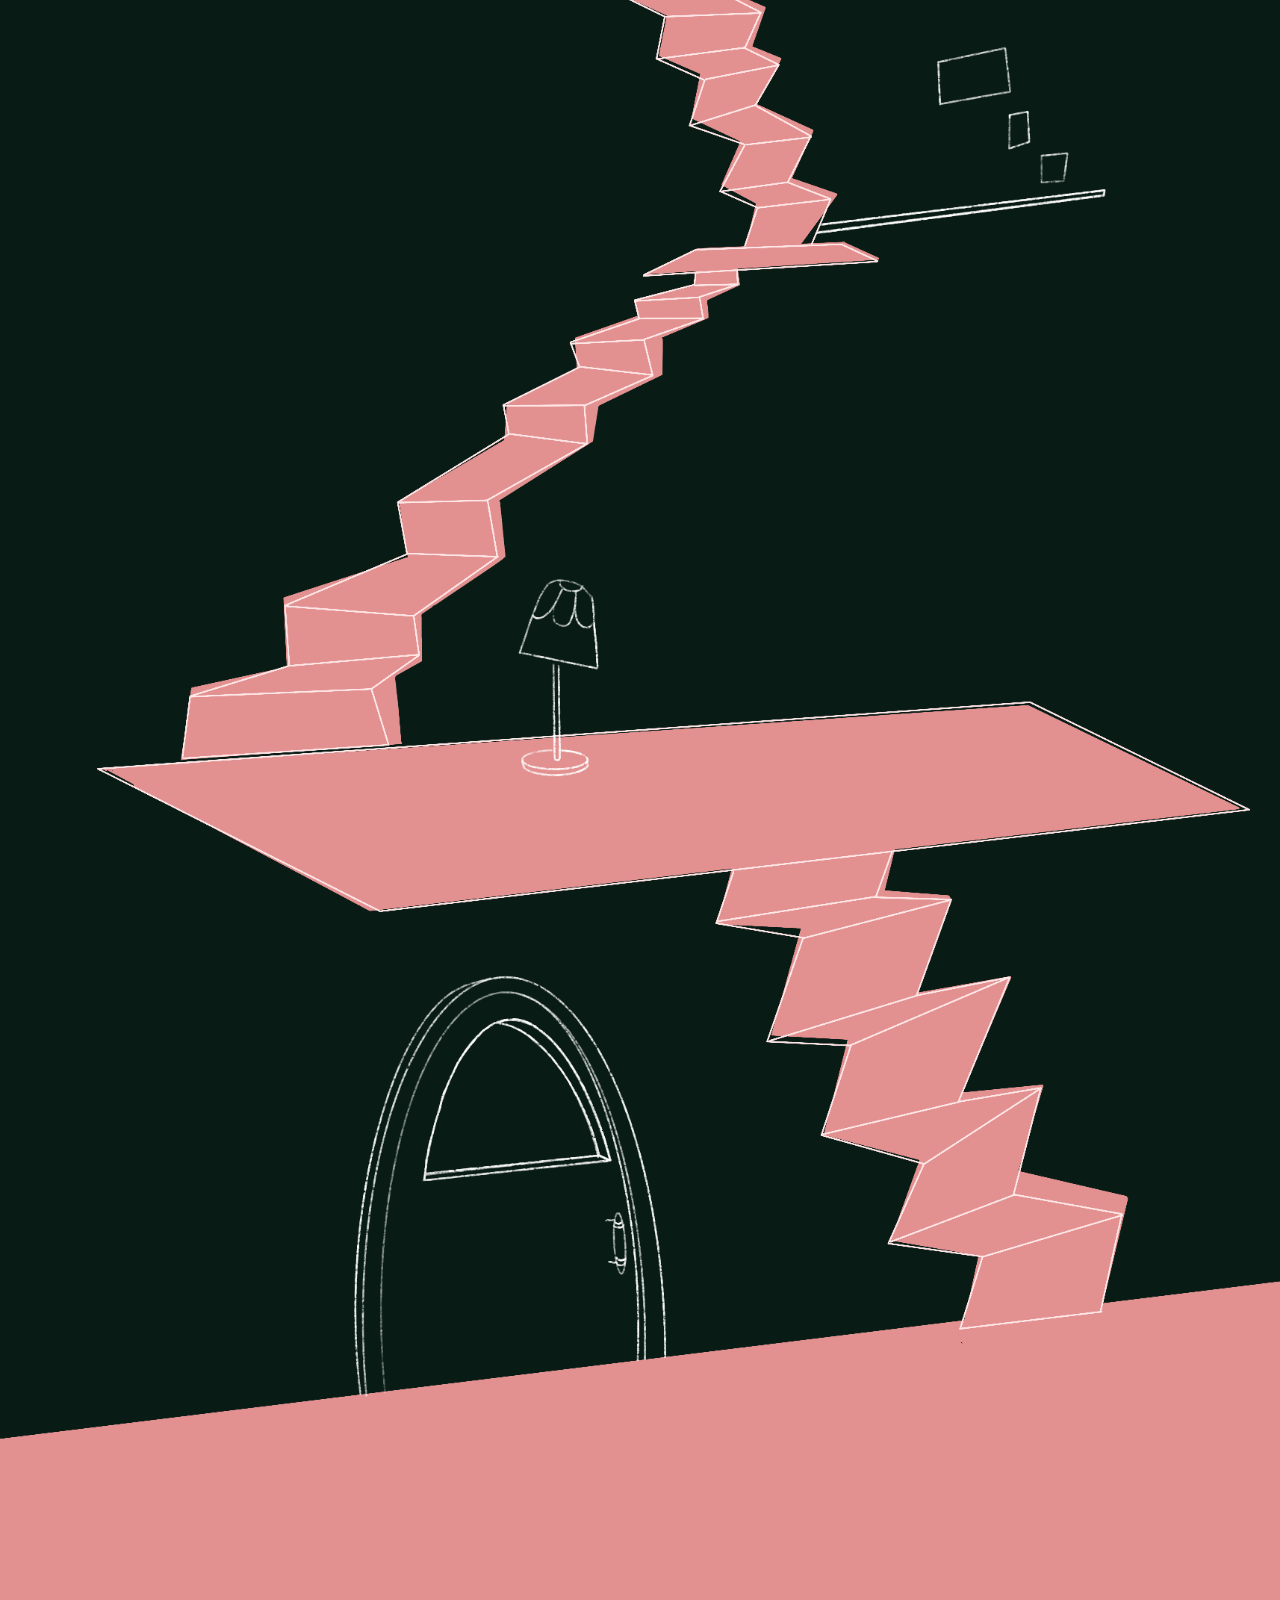
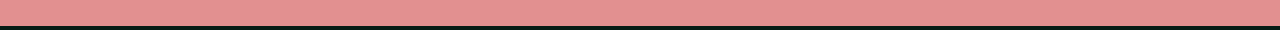
<file: stairs.html>
<!DOCTYPE html>
<html lang="en">
<head>
  <meta charset="UTF-8">
  <meta name="viewport" content="width=device-width, initial-scale=1.0">
  <meta http-equiv="X-UA-Compatible" content="ie=edge">
  <title>Document</title>
  <link rel="stylesheet" href="css/stairs.css">
</head>
<body>

  <div class="main">
    <img src="img/stairs.png" alt="">
    <a href="B1_hallway.html"><img src="img/sign.png" id="Exit"></a>
  </div>

</body>
</html>
</file>
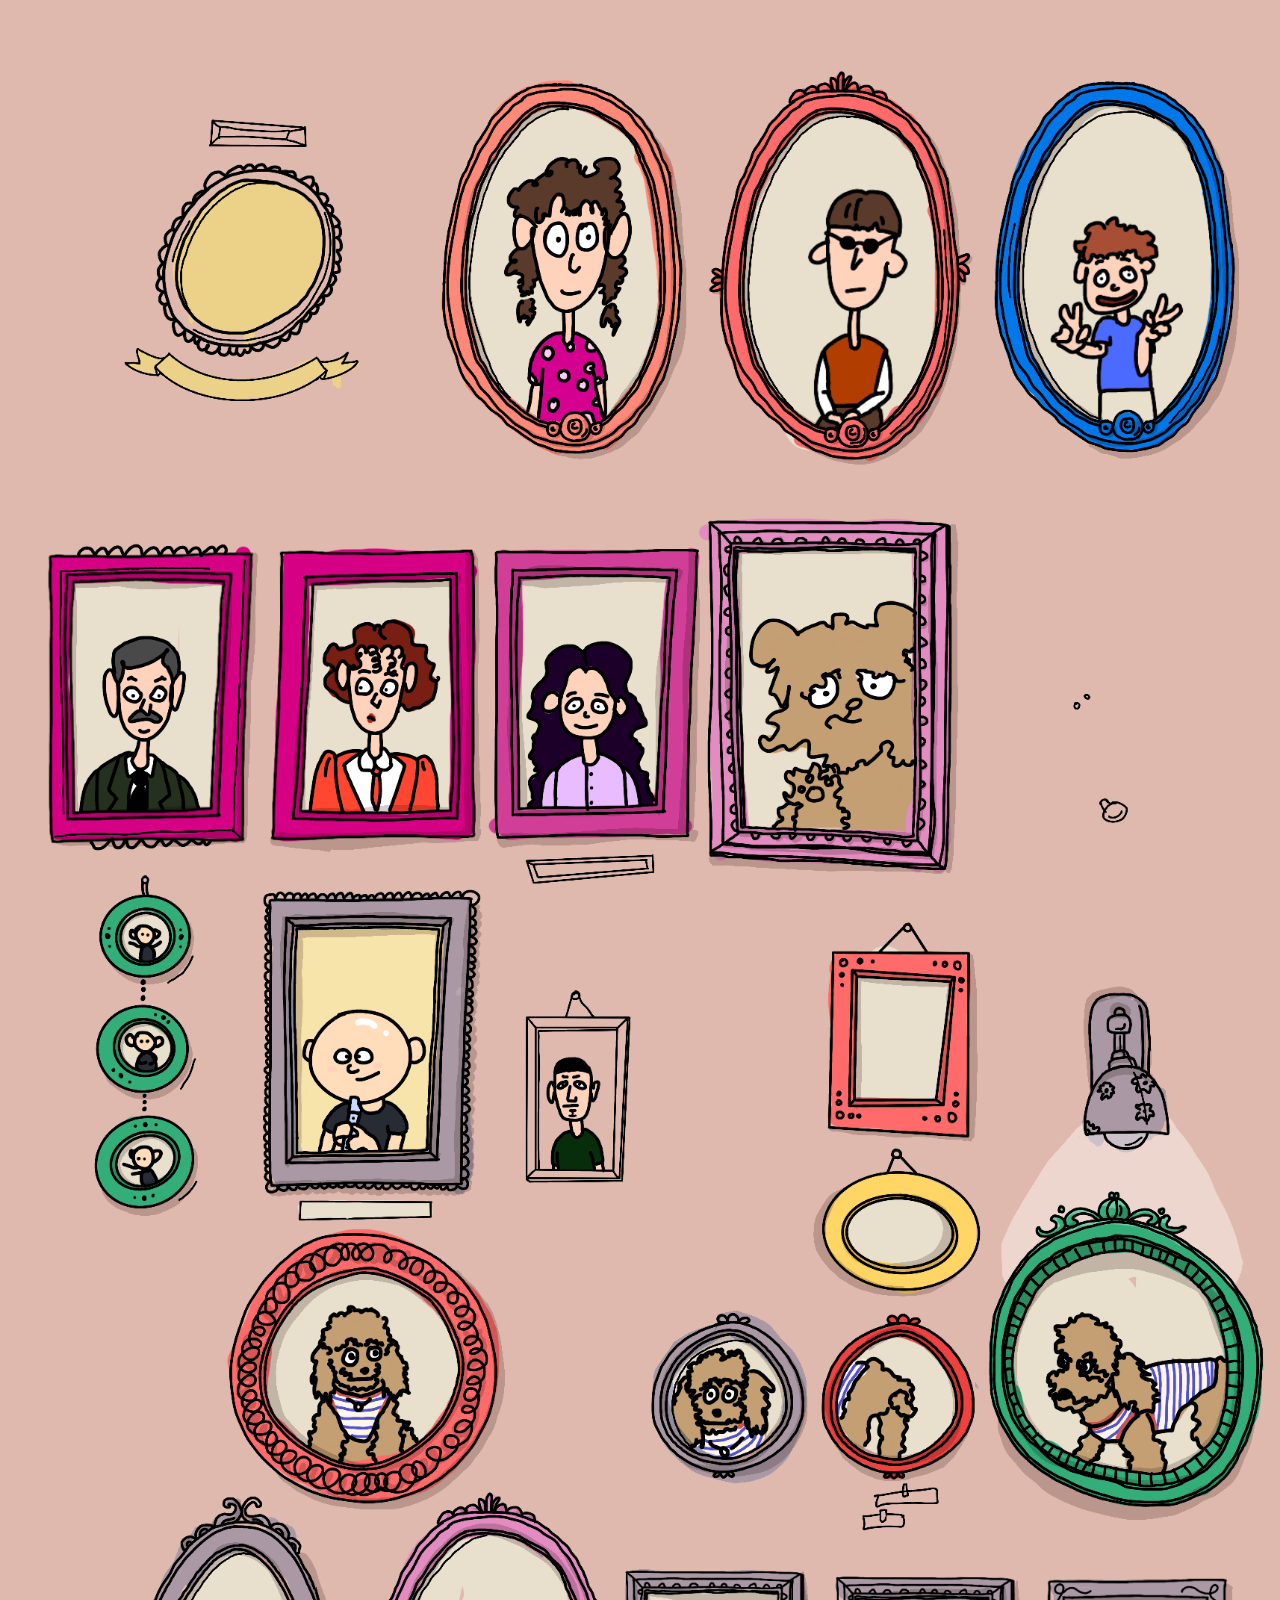
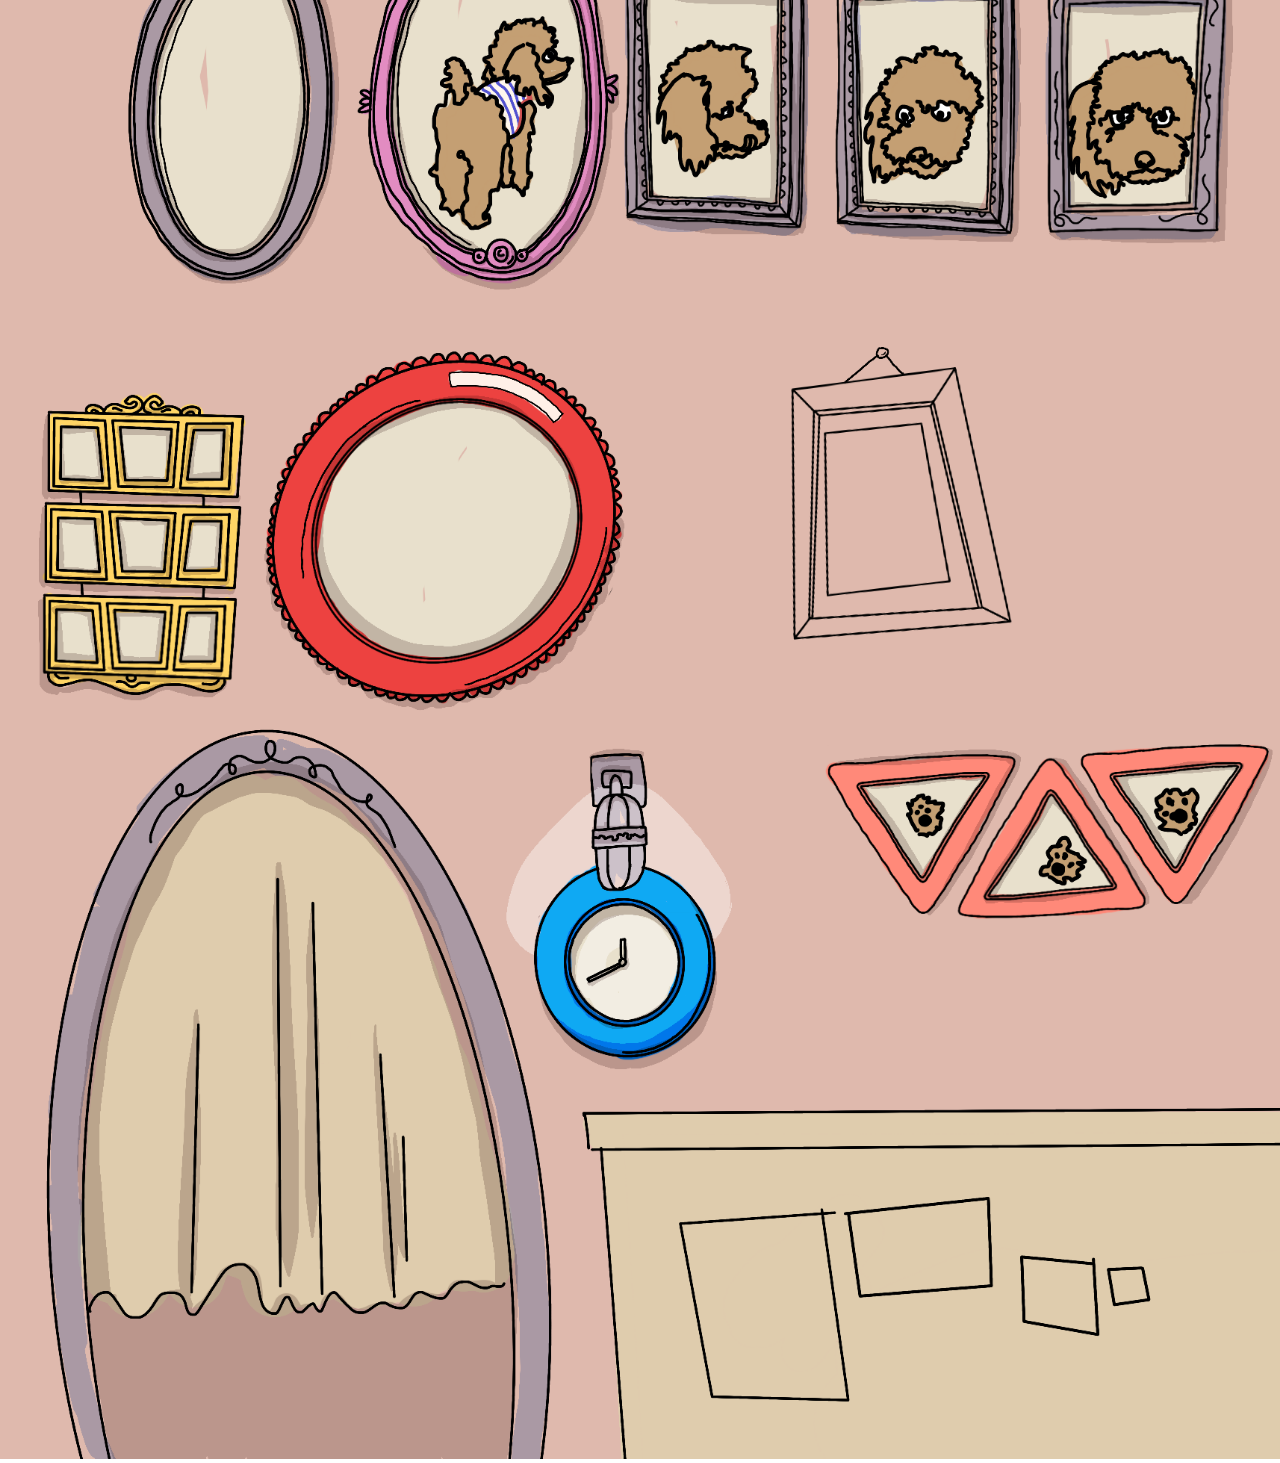
<file: studio.html>
<!DOCTYPE html>
<html lang="en">
<head>
  <meta charset="UTF-8">
  <meta name="viewport" content="width=device-width, initial-scale=1.0">
  <meta http-equiv="X-UA-Compatible" content="ie=edge">
  <title>Document</title>
<style media="screen">

    *{scroll-behavior: smooth;}



    .main {
      width: 100%;
      position: absolute; left: 0px; top: 0px;
     }

      img {width: 100%;}

      #Exit {
      position: absolute;
      bottom: 0; left: 5%;
      opacity: 0;
      width: 35%; height: 23%;
      }

</style>
</head>
<body>

  <div class="main">
    <img src="img/studio.png" alt="">
    <a href="B1_hallway.html"><img src="img/sign.png" id="Exit"></a>
  </div>

</body>
</html>
</file>
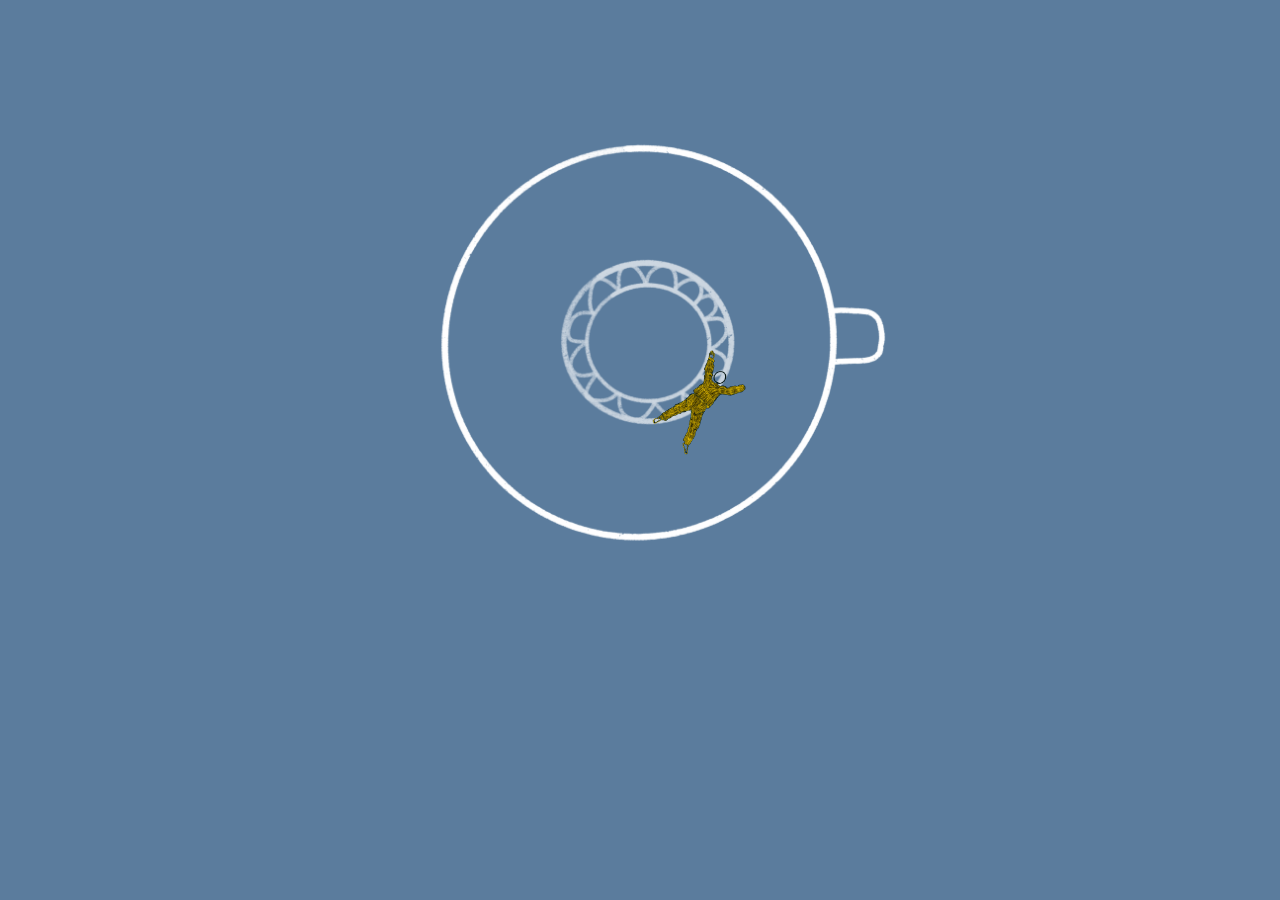
<file: swim.html>
<!DOCTYPE html>
<html lang="en">
<head>
  <meta charset="UTF-8">
  <meta name="viewport" content="width=device-width, initial-scale=1.0">
  <meta http-equiv="X-UA-Compatible" content="ie=edge">
  <title>Document</title>
  <style media="screen">
    body{
      background-color: #5b7c9d;
    }
    .main {
      background-image : url("img/cup.png");
      background-color: #5b7c9d;
      background-size : 40% auto;
      background-position : center center;
      background-repeat : no-repeat;
      width:100%; height :auto;
      margin-top : 50px;

      align-items: center;
      justify-content: center;
      text-align:center;
    }

    img{
      width:25%; height:auto;
      margin: 10% auto;
    }

a {border:0px;}
  </style>
</head>
<body>
  <div class="main">
    <a href="last.html"> <img src="img/swim.gif" > </a>
  </div>
</body>
</html>
</file>
<file: css/style.css>
{border: 1px solid black;}

body{
  background-color: #ffffff;
  font-family: 'IBM Plex Sans KR', sans-serif;
  font-weight: 700;
  background-color: #F2EAE4;
  background-image: url('../img/background.png');
}

div{
  text-align: center;
  width: 100%;
  display: flex;
  justify-content: center;
  }

/
/*.MAINTEXT {
  margin: 20px auto 0px;
  color: #444444;
  font-size: 2rem;
}*/

.MAIN {
  position: relative;
  width: 800px;
}

.aimg {
  width: 260px;
  margin-top: 380px;
}

.bimg {
  width: 600px;
  margin-top: 150px;
  position: absolute;
  left: auto;}
  .bimg>a:hover {
    content: url('../img/blueline.png');
    width: 600px;
    position: absolute;
    left: auto;
  }


img{
  width: 100%;
}

@media screen and (max-width: 800px){
.bimg {
  width: 400px;}
.aimg {
  width: 180px;
  margin-top: 300px;
}
/*.MAINTEXT{
  margin-top: 50px;}*/
}
</file>
<file: css/B1_hallway.css>
*{/*border: 1px solid black;*/
 padding: 0px;}

body{background-color: #000000;}

.container {
  height: 400px;
  width: 100%;
  margin: 0 auto;
  position: absolute; top: 0px; left: 0px;
}

ul {
  width: 100%;
  position: absolute; left: 0px;
  display: flex;
  align-items: center;
  justify-content: center;
  margin-top: 150px;
  background-color: #23211e;
}

li {
  float: left;
  width: 33%;
  list-style: none;
  text-align: center;
}

img {
  width: 50%; height: auto;
}
</file>
<file: css/B3_2.css>
/*{border: 1px solid black;}*/

#Simg{
  width: 10%; height: auto;
  position: absolute;
  bottom: 30%; left: 10%;}

.main {
  width: 100%;
  position: absolute; left: 0px; top: 0px;
 }

#Mimg {
  width: 100%; height: auto;
}

#exit {
position: absolute;
bottom: 22%; left: 19%;
opacity: 0;
width: 5%; height: auto;
}

/*@media screen and (max-width: 1200px){
#Mimg{ top: 43%; width: 12%}
}

@media screen and (max-width: 800px){
#Mimg{ top: 47%; width: 11%}
}
</file>
<file: css/B3_hallway.css>
*{/*border: 1px solid black;*/
 padding: 0px;}

body{background-color: #000000;}

.container {
  height: 400px;
  width: 100%;
  margin: 0 auto;
  position: absolute; top: 0px; left: 0px;
}

ul {
  width: 100%;
  position: absolute; left: 0px;
  display: flex;
  align-items: center;
  justify-content: center;
  margin-top: 150px;
  background-color: #23211e;
}

li {
  float: left;
  width: 33%;
  list-style: none;
}

img {
  width: 100%; height:auto;

}
</file>
<file: css/Elevator2.css>
*{scroll-behavior: smooth}

body{ height: 350rem;
background-image: url('../img/background.png');
}


.container{position: absolute; top: 0;
  background-color: rgba(0,0,0,0.8);
  height: 370rem;width: 100%;
  left: 0px;
}

#Left {
  width: 33.3333%;
  height : 370rem;
  float: left;
  background-color: rgba(0,0,0,0);
}
#Middle {
  width: 32%;
  height : 370rem;
  float: left;
  background-color: #fff7c2;
}
#Right {
  width: 33.3333%;
  height : 370rem;
  float: left;
  background-color: rgba(0,0,0,0);
}

#Elevator{
  position: fixed;
}

#Eimg {
  display: block;
  margin: auto;
  width: 50%;
}

#button {
  border: 0.5px solid white;
  position: fixed; top : 6rem; right: 15%;
}

table {
  width: 100%;
  text-align: center;
}
.button {width: 5rem;}

.hallway {
  clear: both;
  text-align : center;
  justify-content: center;
  background-size: auto 75%;
  background-repeat: no-repeat;
  background-position: center;
}

.sign {
  position: relative;
  width: 33.333%;
  margin: 33.333%;
}

#top {
    background-image: url("../img/1.png");
    background-size: auto 90%;
}
#B1 {
  margin-top: 50rem;
  background-image: url("../img/B1.png");
  background-size: auto 90%;
}
#B2 {
  margin-top: 60rem;
  background-image: url("../img/B2.png");
  background-size: auto 90%;
}
#block { opacity: 0;}
#block:hover {}

#B3 {
  margin-top: 40rem;
  background-image: url("../img/B3.png");
  background-size: auto 90%;
}
#B4 {
  margin-top: 50rem;
  background-image: url("../img/B4.png");
  background-size: auto 90%;
}

@media all and (max-width : 1200px){
  #button { position: fixed; top : 5rem; right:10%}
  .button { width: 4rem;}
  #B1, #B2, #B3, #B4 {margin-top: 20rem;}
}
@media all and (max-width : 800px){
  #button { position: fixed; top : 4rem; right:5%}
  .button { width: 3rem;}
}
</file>
<file: css/Lobby.css>
*{/*border: 1px solid black;*/}

body {background-color: #f8aca5;}

.main {
  background-image: url('../img/Lobby.png');
  background-repeat: no-repeat;
  background-size: 110%;
  margin-top : 50px;
  background-position: center center;
  justify-content: center;
  width: 100%; height:600px;

  position: absolute;
  left: 0px;right: 0px;
}

#Mimg {
  width: 12%; height: auto;
  right: 40%; top: 40%;
  position: absolute;
}


@media screen and (max-width: 1200px){
#Mimg{ top: 43%; width: 12%}
}

@media screen and (max-width: 800px){
#Mimg{ top: 47%; width: 11%}
}
</file>
<file: css/stairs.css>
{/*border: 1px solid black;*/}

body {background-color: #081b15;}

.main {
  margin-top : 50px;
  justify-content: center;
  width: 100%;
  position: absolute;
  left: 0px;right: 0px;
}

img {
  width: 100%;
}

#Exit {
position: absolute;
bottom: 5%; left: 30%;
opacity: 0;
width: 20%; height: 9%;
}
</file>
